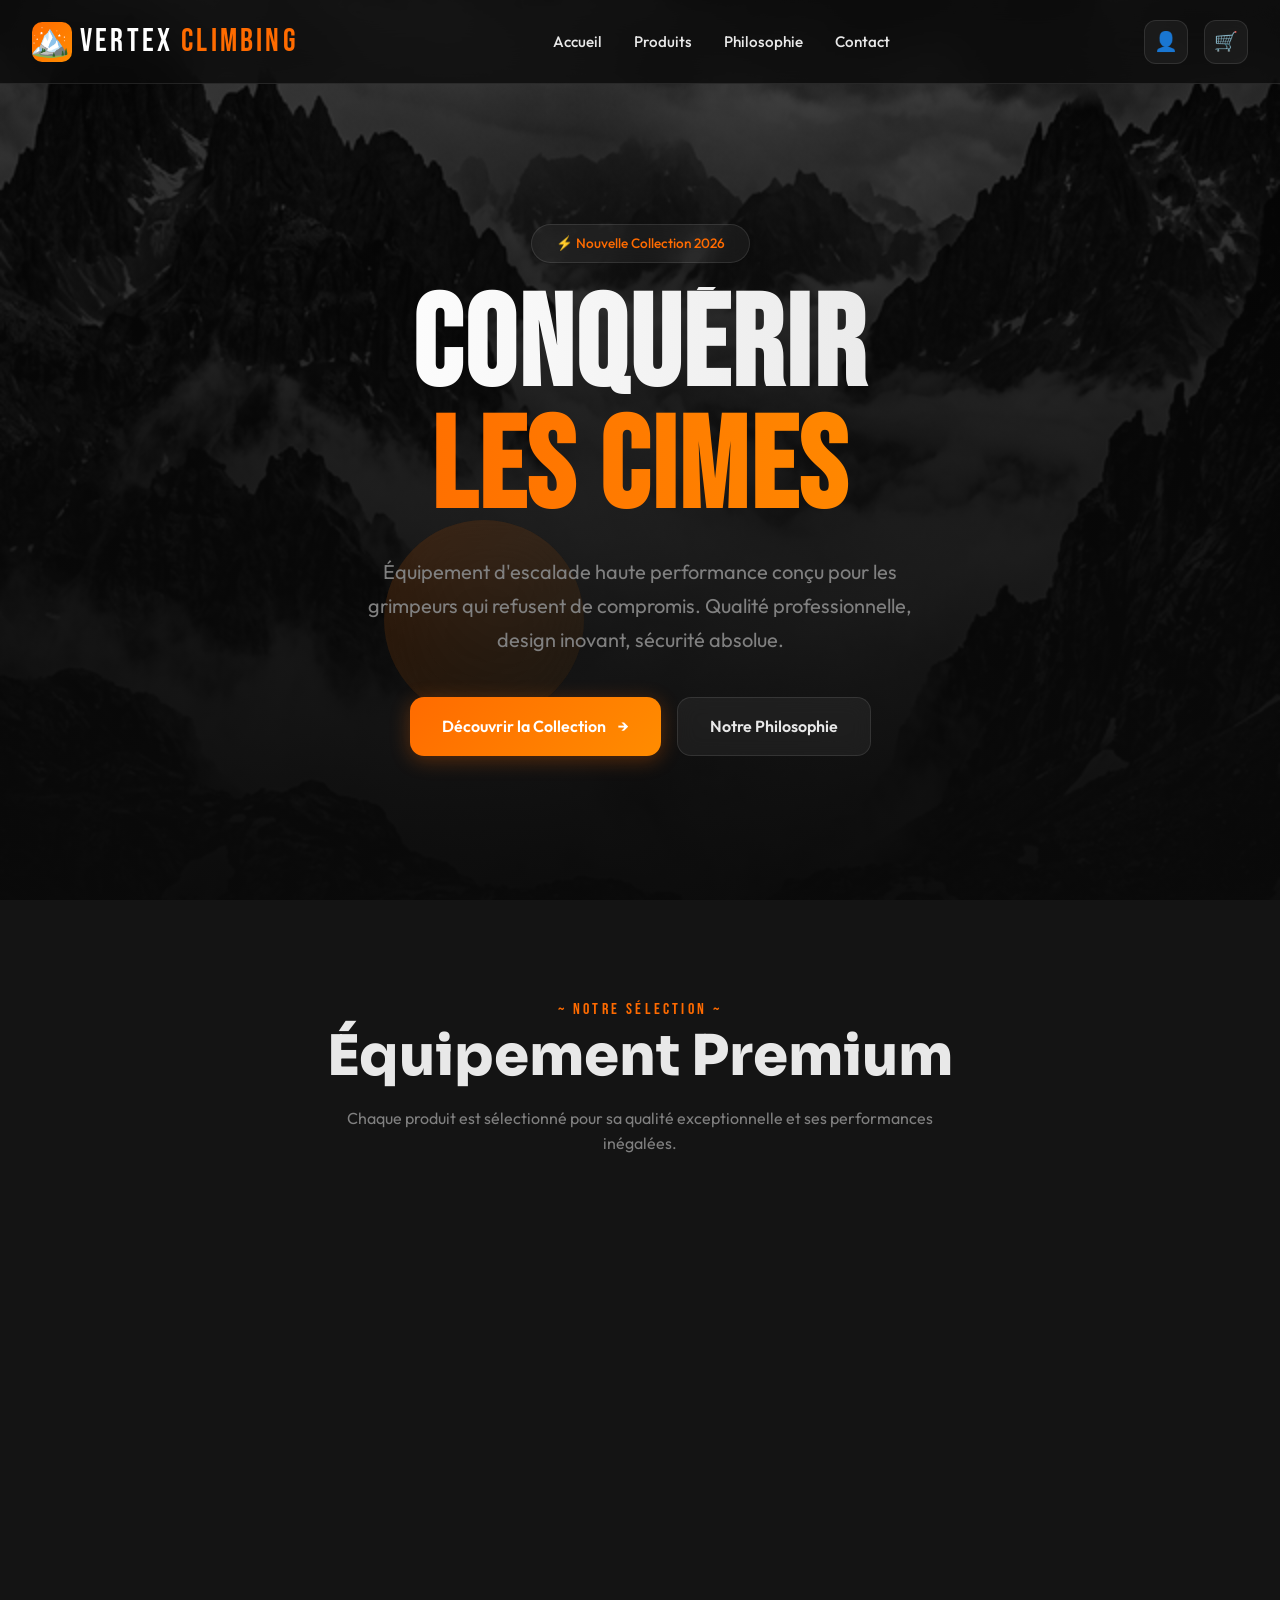
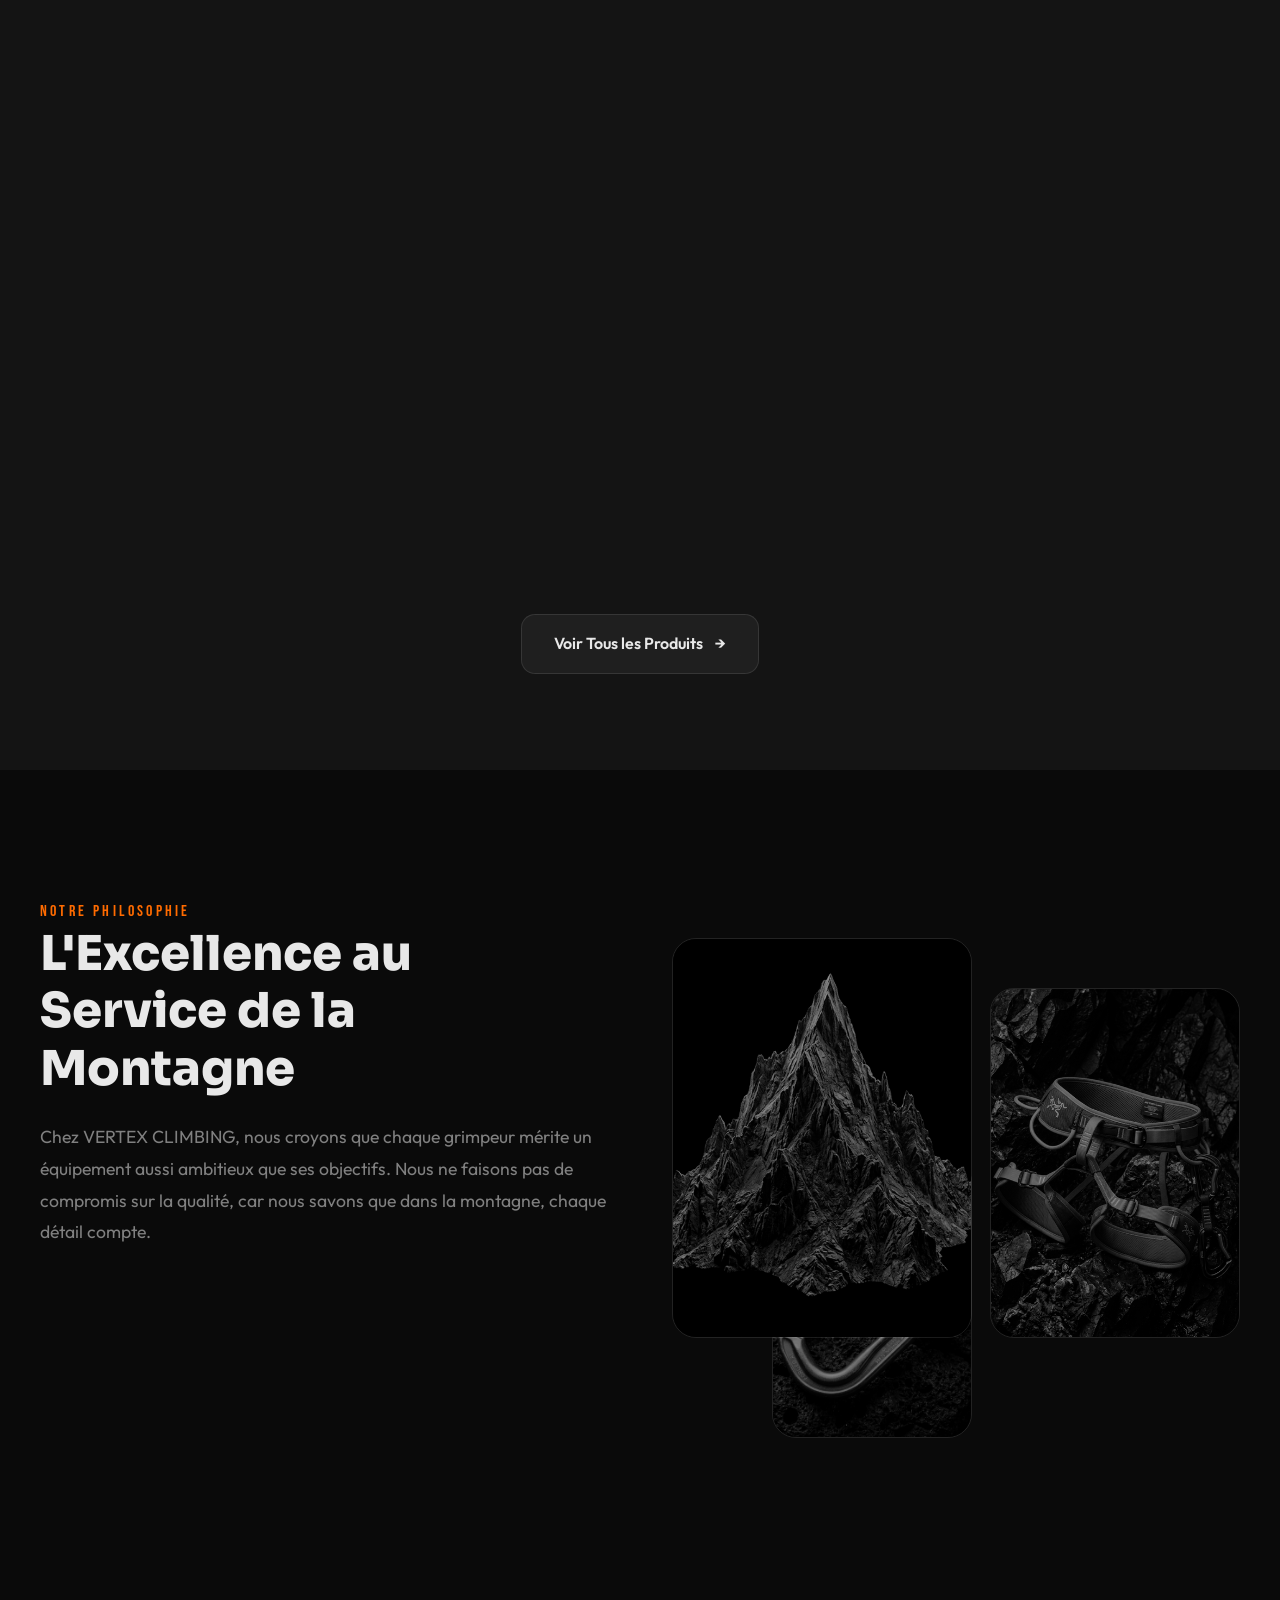
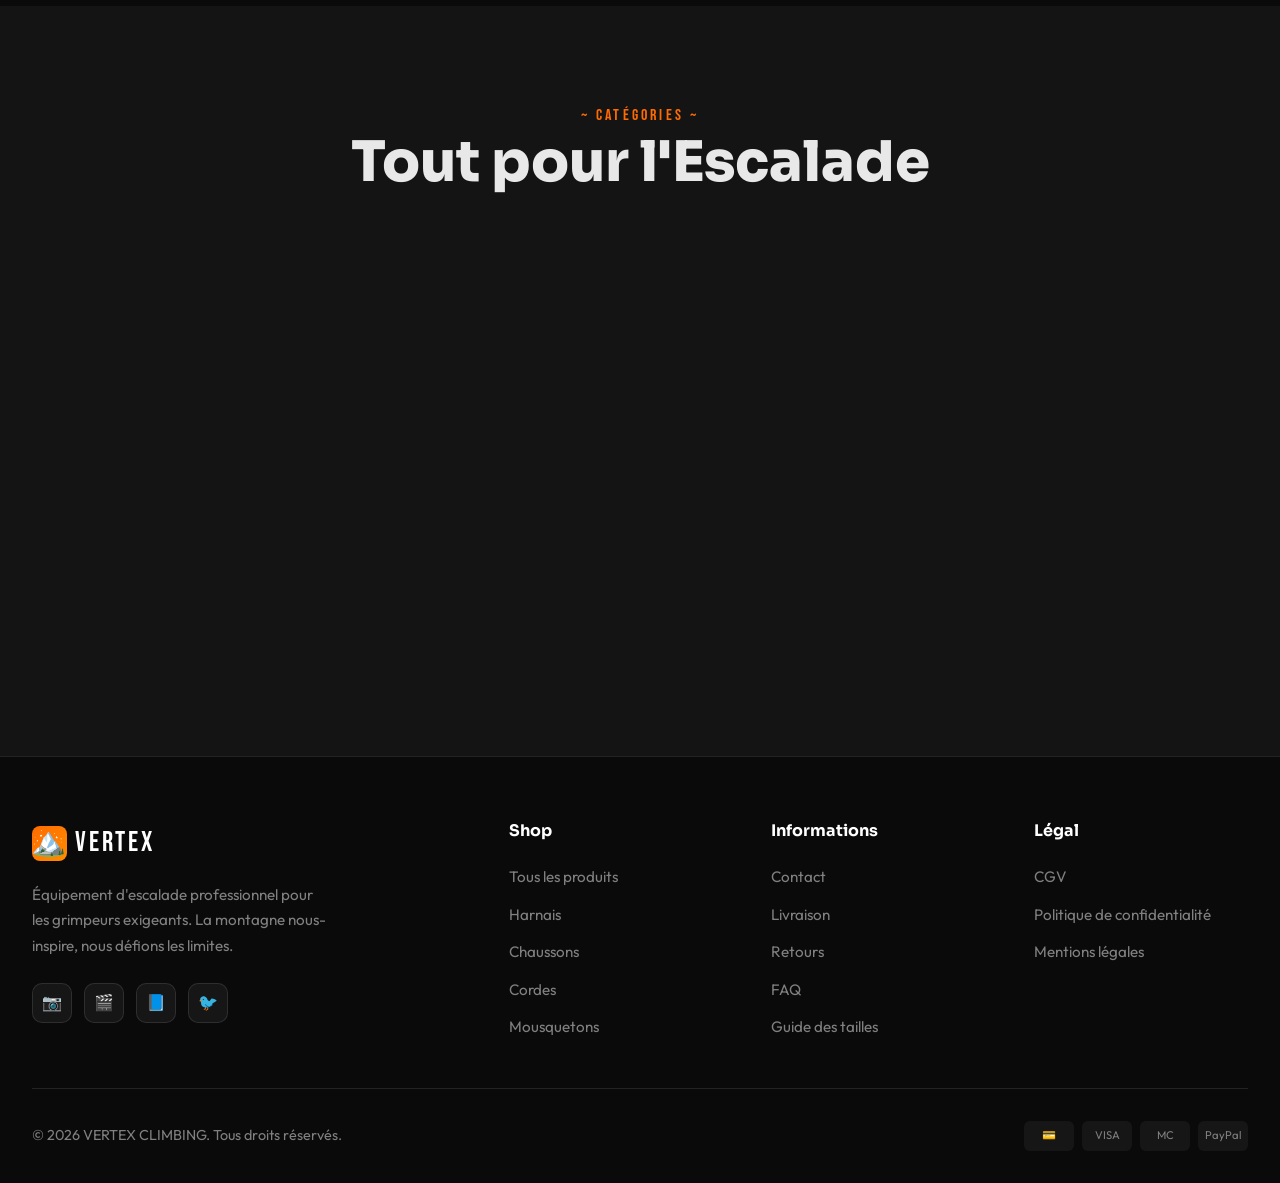
<file: index.html>
<!DOCTYPE html>
<html lang="fr">
<head>
    <meta charset="UTF-8">
    <meta name="viewport" content="width=device-width, initial-scale=1.0">
    <title>VERTEX CLIMBING | Équipement d'Escalade Professionnel</title>
    <meta name="description" content="Équipement d'escalade haute performance pour les grimpeurs exigeants. Harnais, Chaussons, Cordes, Mousquetons et plus.">
    <link rel="stylesheet" href="css/style.css">
    <link rel="icon" href="data:image/svg+xml,<svg xmlns='http://www.w3.org/2000/svg' viewBox='0 0 100 100'><text y='.9em' font-size='90'>🧗</text></svg>">
</head>
<body>
    <!-- Header -->
    <header class="header">
        <div class="nav-container">
            <a href="index.html" class="logo">
                <div class="logo-icon">🏔️</div>
                VERTEX<span class="logo-accent">CLIMBING</span>
            </a>

            <nav>
                <ul class="nav-menu">
                    <li><a href="index.html" class="nav-link">Accueil</a></li>
                    <li><a href="produits.html" class="nav-link">Produits</a></li>
                    <li><a href="#philosophy" class="nav-link">Philosophie</a></li>
                    <li><a href="contact.html" class="nav-link">Contact</a></li>
                </ul>
            </nav>

            <div class="nav-actions">
                <a href="login.html" class="icon-btn" title="Connexion">👤</a>
                <a href="panier.html" class="icon-btn" title="Panier">
                    🛒
                    <span class="cart-count">0</span>
                </a>
                <div class="mobile-menu-btn">
                    <span></span>
                    <span></span>
                    <span></span>
                </div>
            </div>
        </div>
    </header>

    <!-- Hero Section -->
    <section class="hero">
        <div class="hero-bg">
            <img src="images/hero_bg_mountains.png" alt="Montagnes majestueuses">
        </div>
        <div class="hero-overlay"></div>

        <!-- Liquid Glass Elements -->
        <div class="liquid-orb"></div>
        <div class="liquid-orb"></div>
        <div class="liquid-orb"></div>

        <div class="hero-content">
            <span class="hero-badge">⚡ Nouvelle Collection 2026</span>
            <h1 class="hero-title">
                <span>CONQUÉRIR</span>
                <span class="accent">LES CIMES</span>
            </h1>
            <p class="hero-subtitle">
                Équipement d'escalade haute performance conçu pour les grimpeurs qui refusent de compromis. 
               Qualité professionnelle, design inovant, sécurité absolue.
            </p>
            <div class="hero-buttons">
                <a href="produits.html" class="btn btn-primary">
                    Découvrir la Collection
                    <span>→</span>
                </a>
                <a href="#philosophy" class="btn btn-secondary">
                    Notre Philosophie
                </a>
            </div>
        </div>
    </section>

    <!-- Products Preview Section -->
    <section class="section section-dark">
        <div class="container">
            <div class="section-header">
                <span class="section-subtitle">~ Notre Sélection ~</span>
                <h2 class="section-title">Équipement Premium</h2>
                <p class="section-desc">
                    Chaque produit est sélectionné pour sa qualité exceptionnelle et ses performances inégalées.
                </p>
            </div>

            <div class="products-grid">
                <!-- Products will be rendered by JavaScript -->
            </div>

            <div style="text-align: center; margin-top: 3rem;">
                <a href="produits.html" class="btn btn-secondary">
                    Voir Tous les Produits
                    <span>→</span>
                </a>
            </div>
        </div>
    </section>

    <!-- Philosophy Section -->
    <section id="philosophy" class="philosophy">
        <div class="philosophy-content">
            <div class="philosophy-text">
                <span class="philosophy-label">Notre Philosophie</span>
                <h2 class="philosophy-title">L'Excellence au Service de la Montagne</h2>
                <p class="philosophy-desc">
                    Chez VERTEX CLIMBING, nous croyons que chaque grimpeur mérite un équipement 
                    aussi ambitieux que ses objectifs. Nous ne faisons pas de compromis sur la qualité, 
                    car nous savons que dans la montagne, chaque détail compte.
                </p>

                <div class="philosophy-features">
                    <div class="philosophy-feature">
                        <div class="feature-icon">🛡️</div>
                        <div class="feature-text">
                            <h4>Sécurité Absolue</h4>
                            <p>Tous nos produits répondent aux normes de sécurité les plus strictes</p>
                        </div>
                    </div>
                    <div class="philosophy-feature">
                        <div class="feature-icon">⚡</div>
                        <div class="feature-text">
                            <h4>Performance Optimale</h4>
                            <p>Technologies de pointe pour des performances inégalées</p>
                        </div>
                    </div>
                    <div class="philosophy-feature">
                        <div class="feature-icon">🌱</div>
                        <div class="feature-text">
                            <h4>Durabilité Responsable</h4>
                            <p>Engagés pour une escalade éco-responsable</p>
                        </div>
                    </div>
                </div>
            </div>

            <div class="philosophy-visual">
                <div class="philosophy-card philosophy-card-1">
                    <img src="images/v2_3d_mountain.png" alt="Montagne 3D">
                </div>
                <div class="philosophy-card philosophy-card-2">
                    <img src="images/product_harness.png" alt="Harnais">
                </div>
                <div class="philosophy-card philosophy-card-3">
                    <img src="images/product_carabiner.png" alt="Mousqueton">
                </div>
            </div>
        </div>
    </section>

    <!-- Categories Section -->
    <section class="categories">
        <div class="container">
            <div class="section-header">
                <span class="section-subtitle">~ Catégories ~</span>
                <h2 class="section-title">Tout pour l'Escalade</h2>
            </div>

            <div class="categories-grid">
                <div class="category-card">
                    <img src="images/product_harness.png" alt="Harnais">
                    <div class="category-overlay">
                        <div class="category-icon">🪢</div>
                        <h3 class="category-title">Harnais</h3>
                        <span class="category-count">4 produits</span>
                    </div>
                </div>
                <div class="category-card">
                    <img src="images/product_shoes.png" alt="Chaussons">
                    <div class="category-overlay">
                        <div class="category-icon">👟</div>
                        <h3 class="category-title">Chaussons</h3>
                        <span class="category-count">6 produits</span>
                    </div>
                </div>
                <div class="category-card">
                    <img src="images/product_rope.png" alt="Cordes">
                    <div class="category-overlay">
                        <div class="category-icon">➰</div>
                        <h3 class="category-title">Cordes</h3>
                        <span class="category-count">8 produits</span>
                    </div>
                </div>
            </div>
        </div>
    </section>

    <!-- Footer -->
    <footer class="footer">
        <div class="footer-content">
            <div class="footer-brand">
                <div class="footer-logo">
                    <div class="footer-logo-icon">🏔️</div>
                    VERTEX
                </div>
                <p class="footer-desc">
                    Équipement d'escalade professionnel pour les grimpeurs exigeants. 
                    La montagne nous-inspire, nous défions les limites.
                </p>
                <div class="footer-social">
                    <a href="#" class="social-link" title="Instagram">📷</a>
                    <a href="#" class="social-link" title="YouTube">🎬</a>
                    <a href="#" class="social-link" title="Facebook">📘</a>
                    <a href="#" class="social-link" title="Twitter">🐦</a>
                </div>
            </div>

            <div class="footer-column">
                <h4>Shop</h4>
                <ul class="footer-links">
                    <li><a href="produits.html">Tous les produits</a></li>
                    <li><a href="produits.html">Harnais</a></li>
                    <li><a href="produits.html">Chaussons</a></li>
                    <li><a href="produits.html">Cordes</a></li>
                    <li><a href="produits.html">Mousquetons</a></li>
                </ul>
            </div>

            <div class="footer-column">
                <h4>Informations</h4>
                <ul class="footer-links">
                    <li><a href="contact.html">Contact</a></li>
                    <li><a href="#">Livraison</a></li>
                    <li><a href="#">Retours</a></li>
                    <li><a href="#">FAQ</a></li>
                    <li><a href="#">Guide des tailles</a></li>
                </ul>
            </div>

            <div class="footer-column">
                <h4>Légal</h4>
                <ul class="footer-links">
                    <li><a href="#">CGV</a></li>
                    <li><a href="#">Politique de confidentialité</a></li>
                    <li><a href="#">Mentions légales</a></li>
                </ul>
            </div>
        </div>

        <div class="footer-bottom">
            <p class="footer-copyright">© 2026 VERTEX CLIMBING. Tous droits réservés.</p>
            <div class="footer-payments">
                <span class="payment-icon">💳</span>
                <span class="payment-icon">VISA</span>
                <span class="payment-icon">MC</span>
                <span class="payment-icon">PayPal</span>
            </div>
        </div>
    </footer>

    <script src="js/main.js"></script>
</body>
</html>
</file>
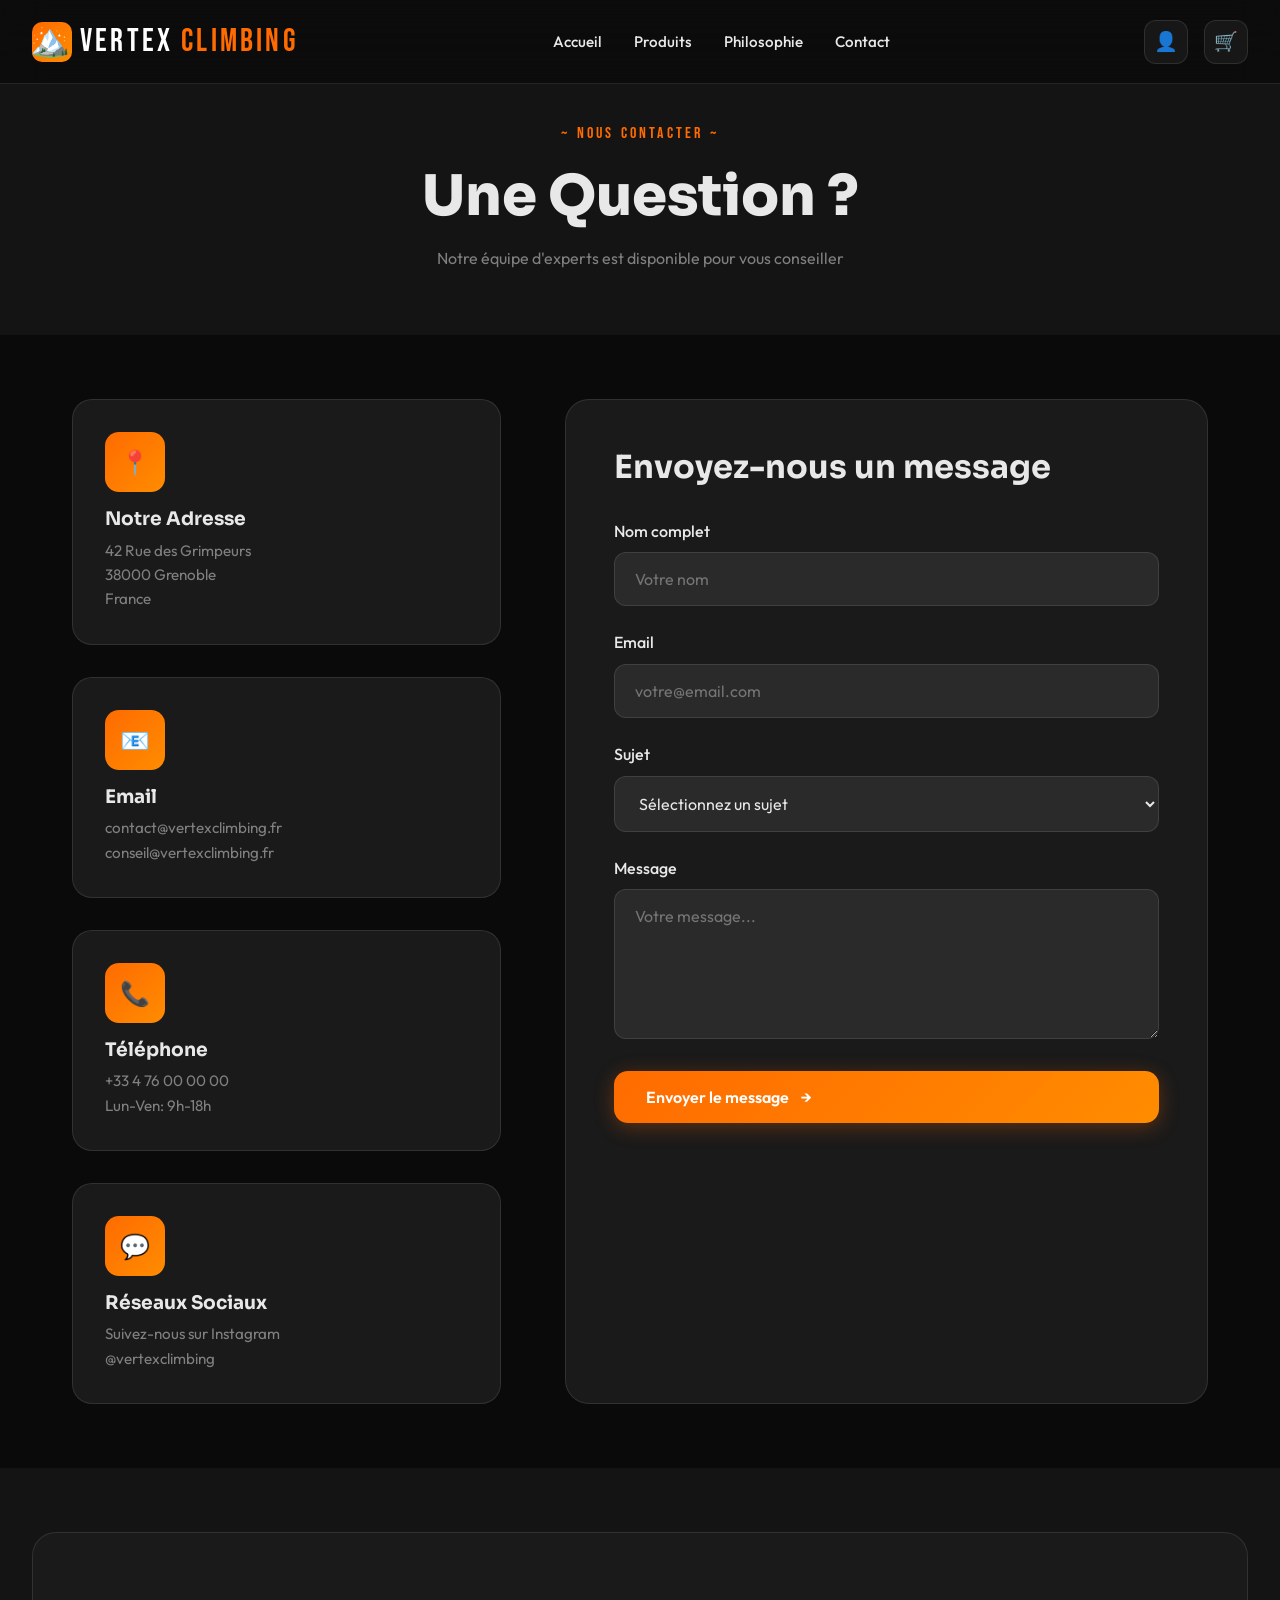
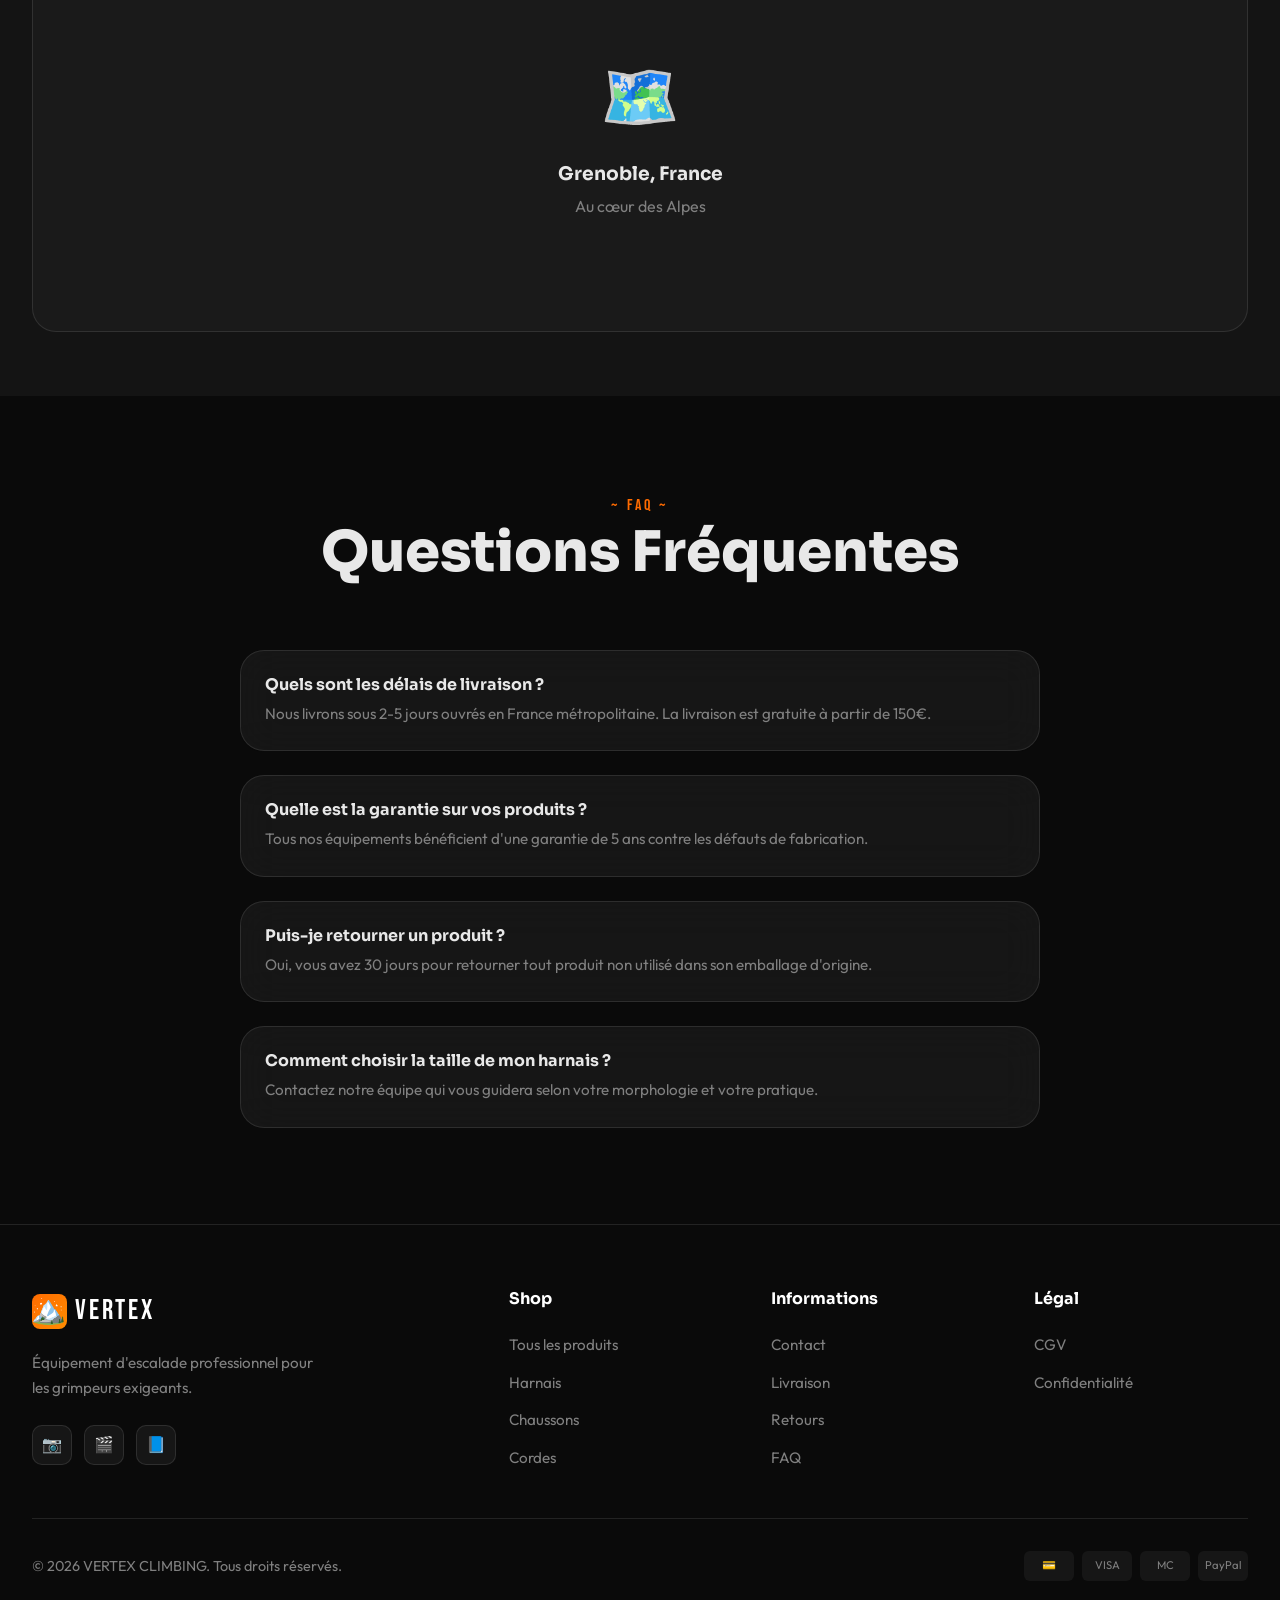
<file: contact.html>
<!DOCTYPE html>
<html lang="fr">
<head>
    <meta charset="UTF-8">
    <meta name="viewport" content="width=device-width, initial-scale=1.0">
    <title>Contact | VERTEX CLIMBING</title>
    <meta name="description" content="Contactez VERTEX CLIMBING pour toutes vos questions sur l'équipement d'escalade.">
    <link rel="stylesheet" href="css/style.css">
    <link rel="icon" href="data:image/svg+xml,<svg xmlns='http://www.w3.org/2000/svg' viewBox='0 0 100 100'><text y='.9em' font-size='90'>🧗</text></svg>">
</head>
<body>
    <!-- Header -->
    <header class="header">
        <div class="nav-container">
            <a href="index.html" class="logo">
                <div class="logo-icon">🏔️</div>
                VERTEX<span class="logo-accent">CLIMBING</span>
            </a>

            <nav>
                <ul class="nav-menu">
                    <li><a href="index.html" class="nav-link">Accueil</a></li>
                    <li><a href="produits.html" class="nav-link">Produits</a></li>
                    <li><a href="index.html#philosophy" class="nav-link">Philosophie</a></li>
                    <li><a href="contact.html" class="nav-link">Contact</a></li>
                </ul>
            </nav>

            <div class="nav-actions">
                <a href="login.html" class="icon-btn" title="Connexion">👤</a>
                <a href="panier.html" class="icon-btn" title="Panier">
                    🛒
                    <span class="cart-count">0</span>
                </a>
                <div class="mobile-menu-btn">
                    <span></span>
                    <span></span>
                    <span></span>
                </div>
            </div>
        </div>
    </header>

    <!-- Contact Hero -->
    <section class="contact-hero">
        <div class="container">
            <span class="section-subtitle">~ Nous Contacter ~</span>
            <h1 class="section-title" style="margin-top: 1rem;">Une Question ?</h1>
            <p class="section-desc">Notre équipe d'experts est disponible pour vous conseiller</p>
        </div>
    </section>

    <!-- Contact Content -->
    <section class="contact-container">
        <div class="contact-grid">
            <!-- Contact Info -->
            <div class="contact-info">
                <div class="contact-card">
                    <div class="contact-icon">📍</div>
                    <h3>Notre Adresse</h3>
                    <p>42 Rue des Grimpeurs<br>38000 Grenoble<br>France</p>
                </div>

                <div class="contact-card">
                    <div class="contact-icon">📧</div>
                    <h3>Email</h3>
                    <p>contact@vertexclimbing.fr<br>conseil@vertexclimbing.fr</p>
                </div>

                <div class="contact-card">
                    <div class="contact-icon">📞</div>
                    <h3>Téléphone</h3>
                    <p>+33 4 76 00 00 00<br>Lun-Ven: 9h-18h</p>
                </div>

                <div class="contact-card">
                    <div class="contact-icon">💬</div>
                    <h3>Réseaux Sociaux</h3>
                    <p>Suivez-nous sur Instagram<br>@vertexclimbing</p>
                </div>
            </div>

            <!-- Contact Form -->
            <div class="contact-form-wrapper">
                <form class="contact-form" onsubmit="submitContactForm(event)">
                    <h2>Envoyez-nous un message</h2>

                    <div class="form-group">
                        <label for="name">Nom complet</label>
                        <input type="text" id="name" name="name" placeholder="Votre nom" required>
                    </div>

                    <div class="form-group">
                        <label for="email">Email</label>
                        <input type="email" id="email" name="email" placeholder="votre@email.com" required>
                    </div>

                    <div class="form-group">
                        <label for="subject">Sujet</label>
                        <select id="subject" name="subject" required>
                            <option value="">Sélectionnez un sujet</option>
                            <option value="commande">Question sur une commande</option>
                            <option value="produit">Conseil produit</option>
                            <option value="retour">Retour / Échange</option>
                            <option value="partenariat">Partenariat</option>
                            <option value="autre">Autre</option>
                        </select>
                    </div>

                    <div class="form-group">
                        <label for="message">Message</label>
                        <textarea id="message" name="message" placeholder="Votre message..." required></textarea>
                    </div>

                    <button type="submit" class="btn btn-primary" style="width: 100%;">
                        Envoyer le message
                        <span>→</span>
                    </button>
                </form>
            </div>
        </div>
    </section>

    <!-- Map Section -->
    <section style="padding: 4rem 2rem; background: var(--secondary-black);">
        <div class="container">
            <div style="background: var(--tertiary-black); border-radius: 24px; height: 400px; display: flex; align-items: center; justify-content: center; border: 1px solid var(--glass-border);">
                <div style="text-align: center;">
                    <div style="font-size: 4rem; margin-bottom: 1rem;">🗺️</div>
                    <h3 style="font-family: var(--font-heading); margin-bottom: 0.5rem;">Grenoble, France</h3>
                    <p style="color: var(--light-gray);">Au cœur des Alpes</p>
                </div>
            </div>
        </div>
    </section>

    <!-- FAQ Section -->
    <section style="padding: 6rem 2rem; background: var(--primary-black);">
        <div class="container">
            <div class="section-header">
                <span class="section-subtitle">~ FAQ ~</span>
                <h2 class="section-title">Questions Fréquentes</h2>
            </div>

            <div style="display: grid; gap: 1.5rem; max-width: 800px; margin: 0 auto;">
                <div class="glass-card" style="padding: 1.5rem;">
                    <h4 style="font-family: var(--font-heading); margin-bottom: 0.5rem;">Quels sont les délais de livraison ?</h4>
                    <p style="color: var(--light-gray); font-size: 0.95rem;">Nous livrons sous 2-5 jours ouvrés en France métropolitaine. La livraison est gratuite à partir de 150€.</p>
                </div>
                <div class="glass-card" style="padding: 1.5rem;">
                    <h4 style="font-family: var(--font-heading); margin-bottom: 0.5rem;">Quelle est la garantie sur vos produits ?</h4>
                    <p style="color: var(--light-gray); font-size: 0.95rem;">Tous nos équipements bénéficient d'une garantie de 5 ans contre les défauts de fabrication.</p>
                </div>
                <div class="glass-card" style="padding: 1.5rem;">
                    <h4 style="font-family: var(--font-heading); margin-bottom: 0.5rem;">Puis-je retourner un produit ?</h4>
                    <p style="color: var(--light-gray); font-size: 0.95rem;">Oui, vous avez 30 jours pour retourner tout produit non utilisé dans son emballage d'origine.</p>
                </div>
                <div class="glass-card" style="padding: 1.5rem;">
                    <h4 style="font-family: var(--font-heading); margin-bottom: 0.5rem;">Comment choisir la taille de mon harnais ?</h4>
                    <p style="color: var(--light-gray); font-size: 0.95rem;">Contactez notre équipe qui vous guidera selon votre morphologie et votre pratique.</p>
                </div>
            </div>
        </div>
    </section>

    <!-- Footer -->
    <footer class="footer">
        <div class="footer-content">
            <div class="footer-brand">
                <div class="footer-logo">
                    <div class="footer-logo-icon">🏔️</div>
                    VERTEX
                </div>
                <p class="footer-desc">
                    Équipement d'escalade professionnel pour les grimpeurs exigeants.
                </p>
                <div class="footer-social">
                    <a href="#" class="social-link">📷</a>
                    <a href="#" class="social-link">🎬</a>
                    <a href="#" class="social-link">📘</a>
                </div>
            </div>

            <div class="footer-column">
                <h4>Shop</h4>
                <ul class="footer-links">
                    <li><a href="produits.html">Tous les produits</a></li>
                    <li><a href="produits.html">Harnais</a></li>
                    <li><a href="produits.html">Chaussons</a></li>
                    <li><a href="produits.html">Cordes</a></li>
                </ul>
            </div>

            <div class="footer-column">
                <h4>Informations</h4>
                <ul class="footer-links">
                    <li><a href="contact.html">Contact</a></li>
                    <li><a href="#">Livraison</a></li>
                    <li><a href="#">Retours</a></li>
                    <li><a href="#">FAQ</a></li>
                </ul>
            </div>

            <div class="footer-column">
                <h4>Légal</h4>
                <ul class="footer-links">
                    <li><a href="#">CGV</a></li>
                    <li><a href="#">Confidentialité</a></li>
                </ul>
            </div>
        </div>

        <div class="footer-bottom">
            <p class="footer-copyright">© 2026 VERTEX CLIMBING. Tous droits réservés.</p>
            <div class="footer-payments">
                <span class="payment-icon">💳</span>
                <span class="payment-icon">VISA</span>
                <span class="payment-icon">MC</span>
                <span class="payment-icon">PayPal</span>
            </div>
        </div>
    </footer>

    <script src="js/main.js"></script>
</body>
</html>
</file>
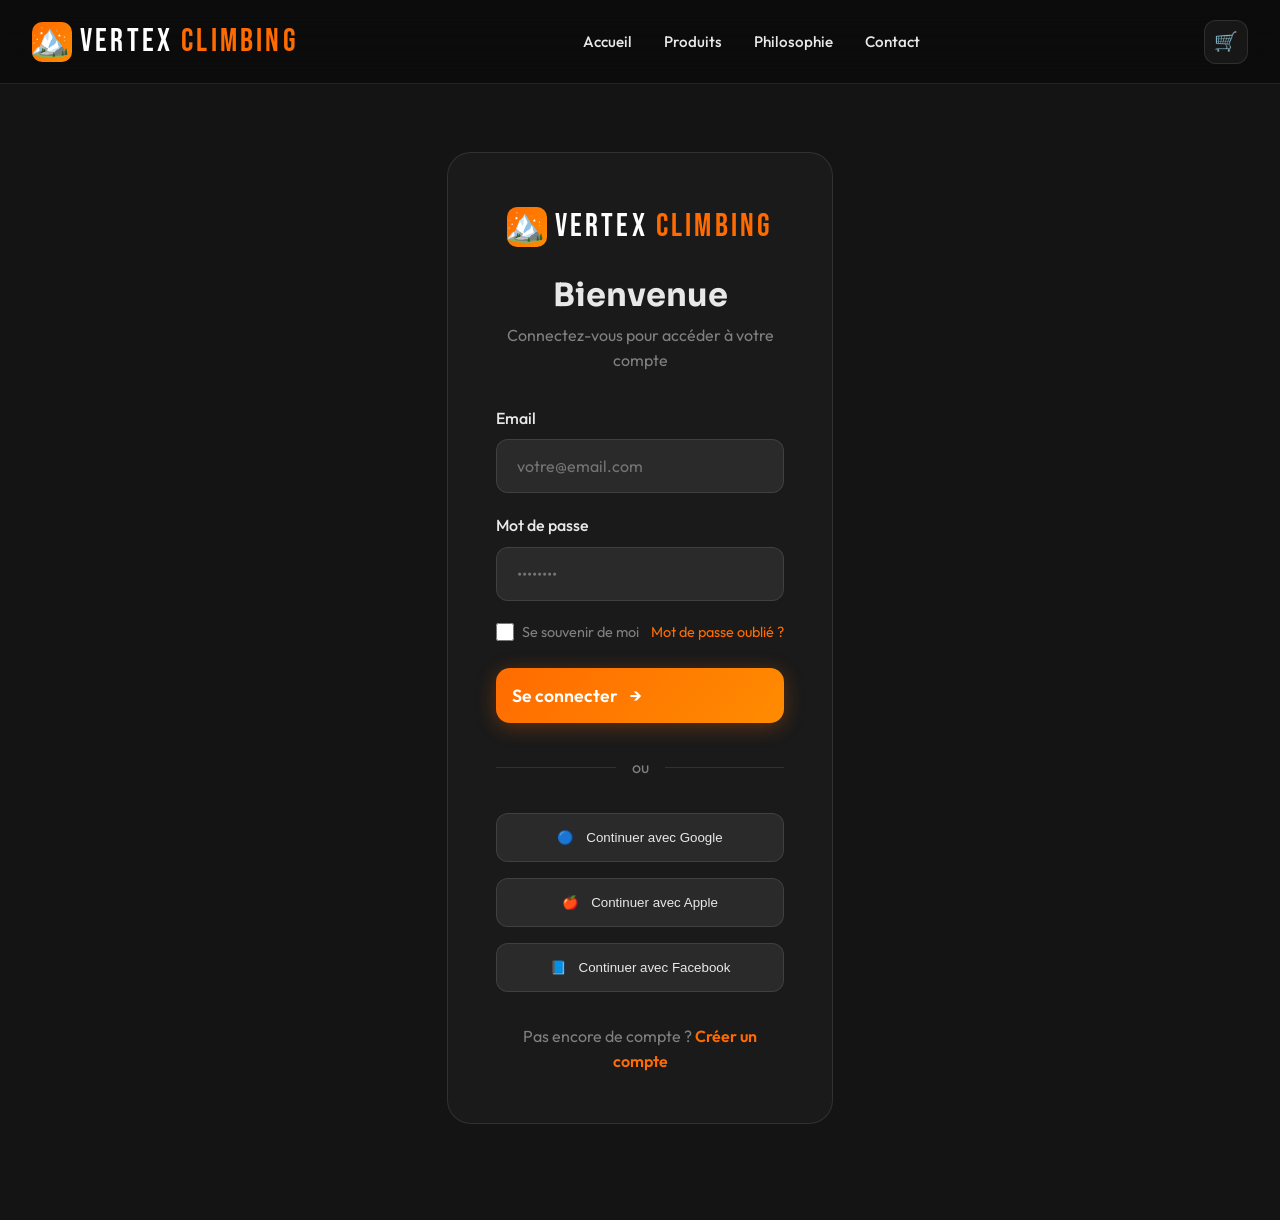
<file: login.html>
<!DOCTYPE html>
<html lang="fr">
<head>
    <meta charset="UTF-8">
    <meta name="viewport" content="width=device-width, initial-scale=1.0">
    <title>Connexion | VERTEX CLIMBING</title>
    <meta name="description" content="Connectez-vous à votre compte VERTEX CLIMBING">
    <link rel="stylesheet" href="css/style.css">
    <link rel="icon" href="data:image/svg+xml,<svg xmlns='http://www.w3.org/2000/svg' viewBox='0 0 100 100'><text y='.9em' font-size='90'>🧗</text></svg>">
</head>
<body>
    <!-- Header -->
    <header class="header">
        <div class="nav-container">
            <a href="index.html" class="logo">
                <div class="logo-icon">🏔️</div>
                VERTEX<span class="logo-accent">CLIMBING</span>
            </a>

            <nav>
                <ul class="nav-menu">
                    <li><a href="index.html" class="nav-link">Accueil</a></li>
                    <li><a href="produits.html" class="nav-link">Produits</a></li>
                    <li><a href="index.html#philosophy" class="nav-link">Philosophie</a></li>
                    <li><a href="contact.html" class="nav-link">Contact</a></li>
                </ul>
            </nav>

            <div class="nav-actions">
                <a href="panier.html" class="icon-btn" title="Panier">
                    🛒
                    <span class="cart-count">0</span>
                </a>
                <div class="mobile-menu-btn">
                    <span></span>
                    <span></span>
                    <span></span>
                </div>
            </div>
        </div>
    </header>

    <!-- Login Section -->
    <section class="login-hero">
        <div class="login-container">
            <div class="login-card">
                <div class="login-header">
                    <a href="index.html" class="logo" style="justify-content: center; margin-bottom: 1.5rem;">
                        <div class="logo-icon">🏔️</div>
                        VERTEX<span class="logo-accent">CLIMBING</span>
                    </a>
                    <h1>Bienvenue</h1>
                    <p>Connectez-vous pour accéder à votre compte</p>
                </div>

                <form class="login-form" id="login-form" onsubmit="handleLogin(event)">
                    <div class="form-group">
                        <label for="email">Email</label>
                        <input type="email" id="email" name="email" placeholder="votre@email.com" required>
                    </div>

                    <div class="form-group">
                        <label for="password">Mot de passe</label>
                        <input type="password" id="password" name="password" placeholder="••••••••" required>
                    </div>

                    <div class="form-row">
                        <div class="remember-me">
                            <input type="checkbox" id="remember" name="remember">
                            <label for="remember" style="color: var(--light-gray); font-size: 0.9rem;">Se souvenir de moi</label>
                        </div>
                        <a href="#" class="forgot-password">Mot de passe oublié ?</a>
                    </div>

                    <button type="submit" class="btn btn-primary login-btn">
                        Se connecter
                        <span>→</span>
                    </button>
                </form>

                <div class="login-divider">ou</div>

                <div class="social-login">
                    <button class="social-btn" onclick="socialLogin('google')">
                        <span>🔵</span>
                        Continuer avec Google
                    </button>
                    <button class="social-btn" onclick="socialLogin('apple')">
                        <span>🍎</span>
                        Continuer avec Apple
                    </button>
                    <button class="social-btn" onclick="socialLogin('facebook')">
                        <span>📘</span>
                        Continuer avec Facebook
                    </button>
                </div>

                <div class="login-footer">
                    <p>Pas encore de compte ? <a href="#">Créer un compte</a></p>
                </div>
            </div>
        </div>
    </section>

    <script src="js/main.js"></script>
    <script>
        function handleLogin(event) {
            event.preventDefault();
            const email = document.getElementById('email').value;
            const password = document.getElementById('password').value;

            if (login(email, password)) {
                // Login successful - handled by main.js
            }
        }

        function socialLogin(provider) {
            showNotification('Connexion avec ' + provider + ' en cours...');
        }
    </script>
</body>
</html>
</file>
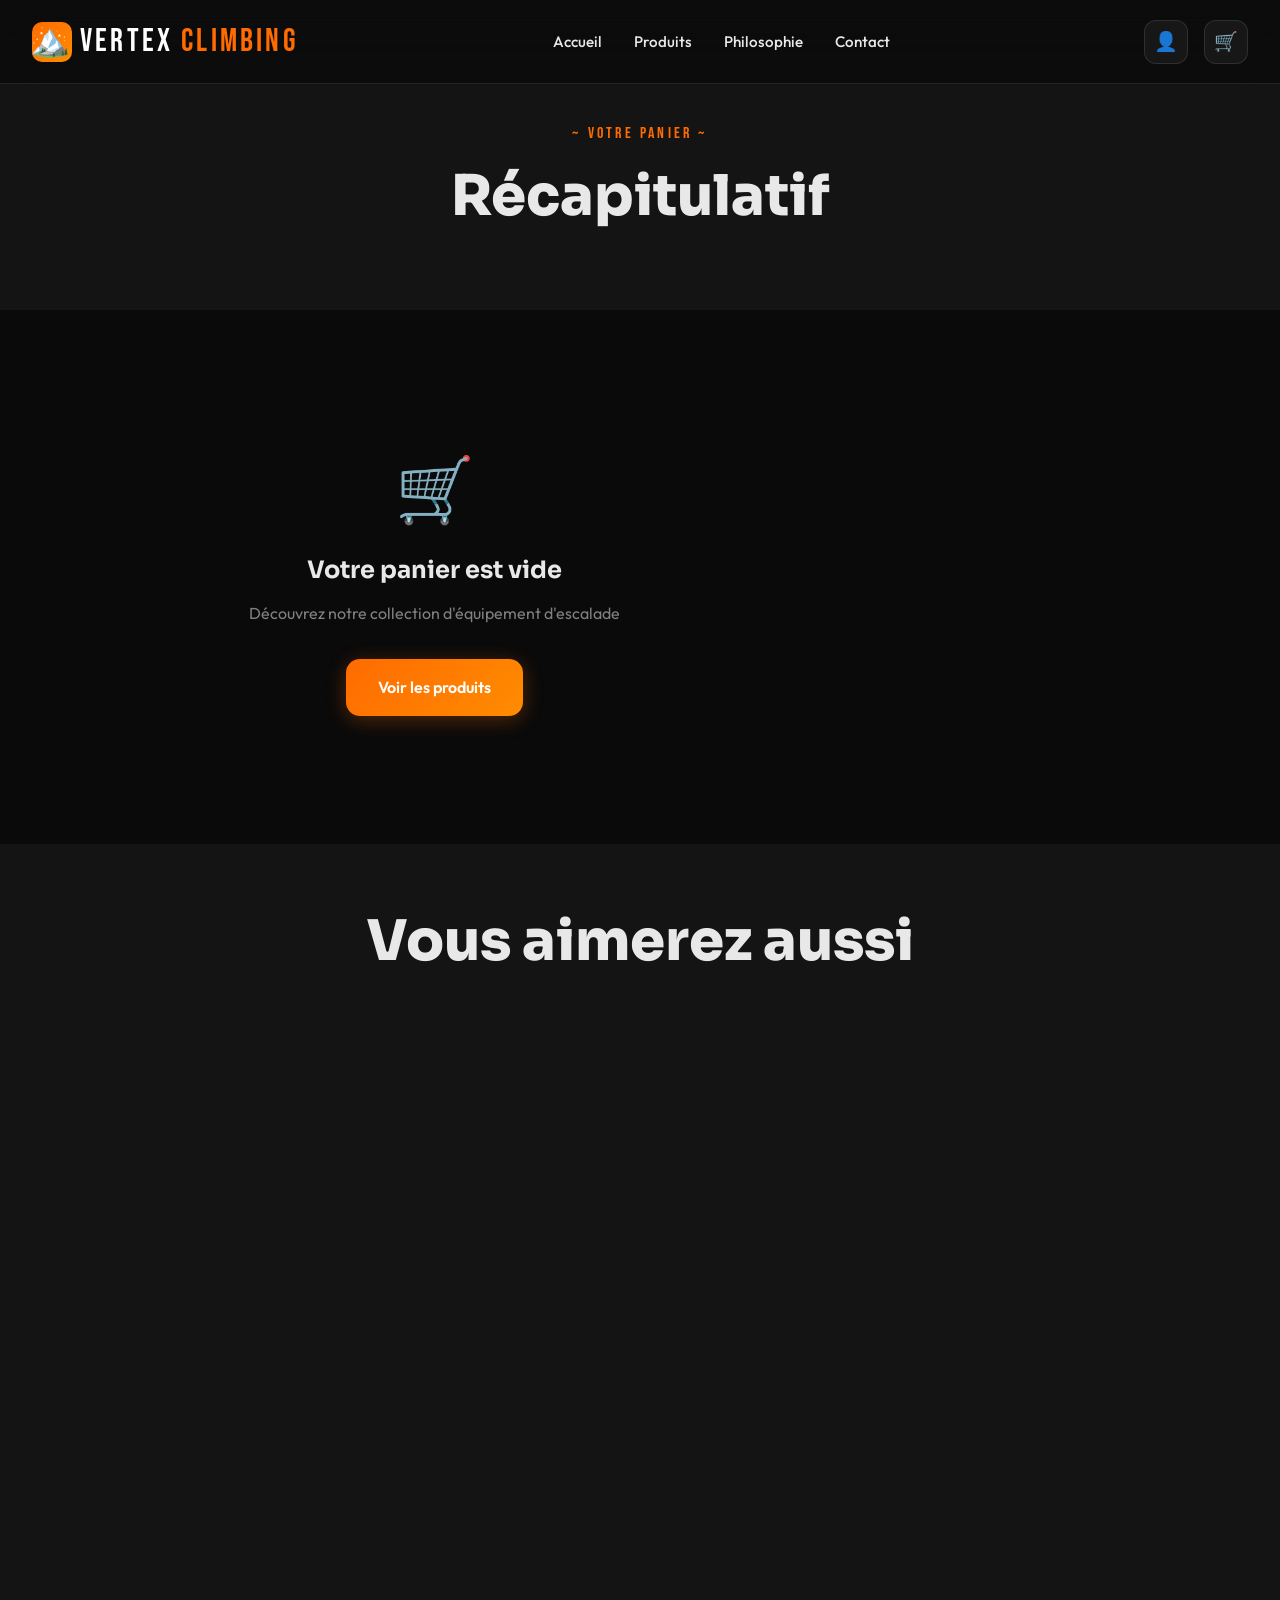
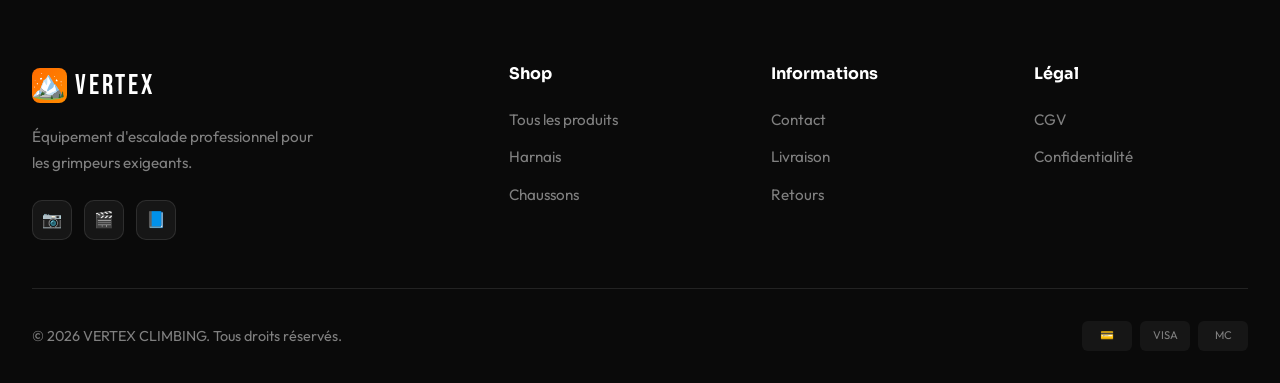
<file: panier.html>
<!DOCTYPE html>
<html lang="fr">
<head>
    <meta charset="UTF-8">
    <meta name="viewport" content="width=device-width, initial-scale=1.0">
    <title>Panier | VERTEX CLIMBING</title>
    <meta name="description" content="Votre panier d'équipement d'escalade">
    <link rel="stylesheet" href="css/style.css">
    <link rel="icon" href="data:image/svg+xml,<svg xmlns='http://www.w3.org/2000/svg' viewBox='0 0 100 100'><text y='.9em' font-size='90'>🧗</text></svg>">
</head>
<body>
    <!-- Header -->
    <header class="header">
        <div class="nav-container">
            <a href="index.html" class="logo">
                <div class="logo-icon">🏔️</div>
                VERTEX<span class="logo-accent">CLIMBING</span>
            </a>

            <nav>
                <ul class="nav-menu">
                    <li><a href="index.html" class="nav-link">Accueil</a></li>
                    <li><a href="produits.html" class="nav-link">Produits</a></li>
                    <li><a href="index.html#philosophy" class="nav-link">Philosophie</a></li>
                    <li><a href="contact.html" class="nav-link">Contact</a></li>
                </ul>
            </nav>

            <div class="nav-actions">
                <a href="login.html" class="icon-btn" title="Connexion">👤</a>
                <a href="panier.html" class="icon-btn" title="Panier">
                    🛒
                    <span class="cart-count">0</span>
                </a>
                <div class="mobile-menu-btn">
                    <span></span>
                    <span></span>
                    <span></span>
                </div>
            </div>
        </div>
    </header>

    <!-- Cart Hero -->
    <section class="cart-hero">
        <div class="container">
            <span class="section-subtitle">~ Votre Panier ~</span>
            <h1 class="section-title" style="margin-top: 1rem;">Récapitulatif</h1>
        </div>
    </section>

    <!-- Cart Content -->
    <section class="cart-container">
        <div class="cart-grid">
            <!-- Cart Items -->
            <div class="cart-items">
                <!-- Cart items will be rendered by JavaScript -->
            </div>

            <!-- Cart Summary -->
            <div class="cart-summary">
                <h3>Résumé</h3>

                <div class="summary-row">
                    <span>Sous-total</span>
                    <span>0.00 €</span>
                </div>
                <div class="summary-row">
                    <span>Livraison</span>
                    <span>9.90 €</span>
                </div>
                <div class="summary-row">
                    <span>TVA (20%)</span>
                    <span>0.00 €</span>
                </div>
                <div class="summary-row total">
                    <span>Total</span>
                    <span>0.00 €</span>
                </div>

                <button class="btn btn-primary" style="width: 100%; margin-top: 1.5rem;">
                    Passer à la caisse
                    <span>→</span>
                </button>

                <div style="margin-top: 1.5rem; padding: 1rem; background: var(--glass-bg); border-radius: 12px; border: 1px solid var(--glass-border);">
                    <div style="display: flex; align-items: center; gap: 0.75rem; margin-bottom: 0.5rem;">
                        <span>🚚</span>
                        <span style="font-size: 0.9rem;">Livraison gratuite dès 150€</span>
                    </div>
                    <div style="display: flex; align-items: center; gap: 0.75rem;">
                        <span>🛡️</span>
                        <span style="font-size: 0.9rem;">Garantie 5 ans</span>
                    </div>
                </div>

                <div style="margin-top: 1.5rem; text-align: center;">
                    <a href="produits.html" style="color: var(--light-gray); font-size: 0.9rem;">
                        ← Continuer vos achats
                    </a>
                </div>
            </div>
        </div>
    </section>

    <!-- Recommended Products -->
    <section style="padding: 4rem 2rem; background: var(--secondary-black);">
        <div class="container">
            <div class="section-header">
                <h2 class="section-title">Vous aimerez aussi</h2>
            </div>

            <div class="products-grid" style="grid-template-columns: repeat(4, 1fr);">
                <div class="product-card">
                    <div class="product-image">
                        <img src="images/v2_liquid_chalk.png" alt="Magnésie">
                    </div>
                    <div class="product-info">
                        <span class="product-category">Accessoires</span>
                        <h3 class="product-title">Liquid Chalk</h3>
                        <div class="product-footer">
                            <span class="product-price">18.90 €</span>
                        </div>
                    </div>
                </div>
                <div class="product-card">
                    <div class="product-image">
                        <img src="images/product_brush.png" alt="Brosse">
                    </div>
                    <div class="product-info">
                        <span class="product-category">Accessoires</span>
                        <h3 class="product-title">Alpine Arc Brush</h3>
                        <div class="product-footer">
                            <span class="product-price">22.90 €</span>
                        </div>
                    </div>
                </div>
                <div class="product-card">
                    <div class="product-image">
                        <img src="images/v2_belay_glasses.png" alt="Lunettes">
                    </div>
                    <div class="product-info">
                        <span class="product-category">Accessoires</span>
                        <h3 class="product-title">Belay Glasses</h3>
                        <div class="product-footer">
                            <span class="product-price">45.00 €</span>
                        </div>
                    </div>
                </div>
                <div class="product-card">
                    <div class="product-image">
                        <img src="images/product_chalkbag.png" alt="Sac de magnésie">
                    </div>
                    <div class="product-info">
                        <span class="product-category">Accessoires</span>
                        <h3 class="product-title">Chalk Bag Pro</h3>
                        <div class="product-footer">
                            <span class="product-price">29.90 €</span>
                        </div>
                    </div>
                </div>
            </div>
        </div>
    </section>

    <!-- Footer -->
    <footer class="footer">
        <div class="footer-content">
            <div class="footer-brand">
                <div class="footer-logo">
                    <div class="footer-logo-icon">🏔️</div>
                    VERTEX
                </div>
                <p class="footer-desc">
                    Équipement d'escalade professionnel pour les grimpeurs exigeants.
                </p>
                <div class="footer-social">
                    <a href="#" class="social-link">📷</a>
                    <a href="#" class="social-link">🎬</a>
                    <a href="#" class="social-link">📘</a>
                </div>
            </div>

            <div class="footer-column">
                <h4>Shop</h4>
                <ul class="footer-links">
                    <li><a href="produits.html">Tous les produits</a></li>
                    <li><a href="produits.html">Harnais</a></li>
                    <li><a href="produits.html">Chaussons</a></li>
                </ul>
            </div>

            <div class="footer-column">
                <h4>Informations</h4>
                <ul class="footer-links">
                    <li><a href="contact.html">Contact</a></li>
                    <li><a href="#">Livraison</a></li>
                    <li><a href="#">Retours</a></li>
                </ul>
            </div>

            <div class="footer-column">
                <h4>Légal</h4>
                <ul class="footer-links">
                    <li><a href="#">CGV</a></li>
                    <li><a href="#">Confidentialité</a></li>
                </ul>
            </div>
        </div>

        <div class="footer-bottom">
            <p class="footer-copyright">© 2026 VERTEX CLIMBING. Tous droits réservés.</p>
            <div class="footer-payments">
                <span class="payment-icon">💳</span>
                <span class="payment-icon">VISA</span>
                <span class="payment-icon">MC</span>
            </div>
        </div>
    </footer>

    <script src="js/main.js"></script>
</body>
</html>
</file>
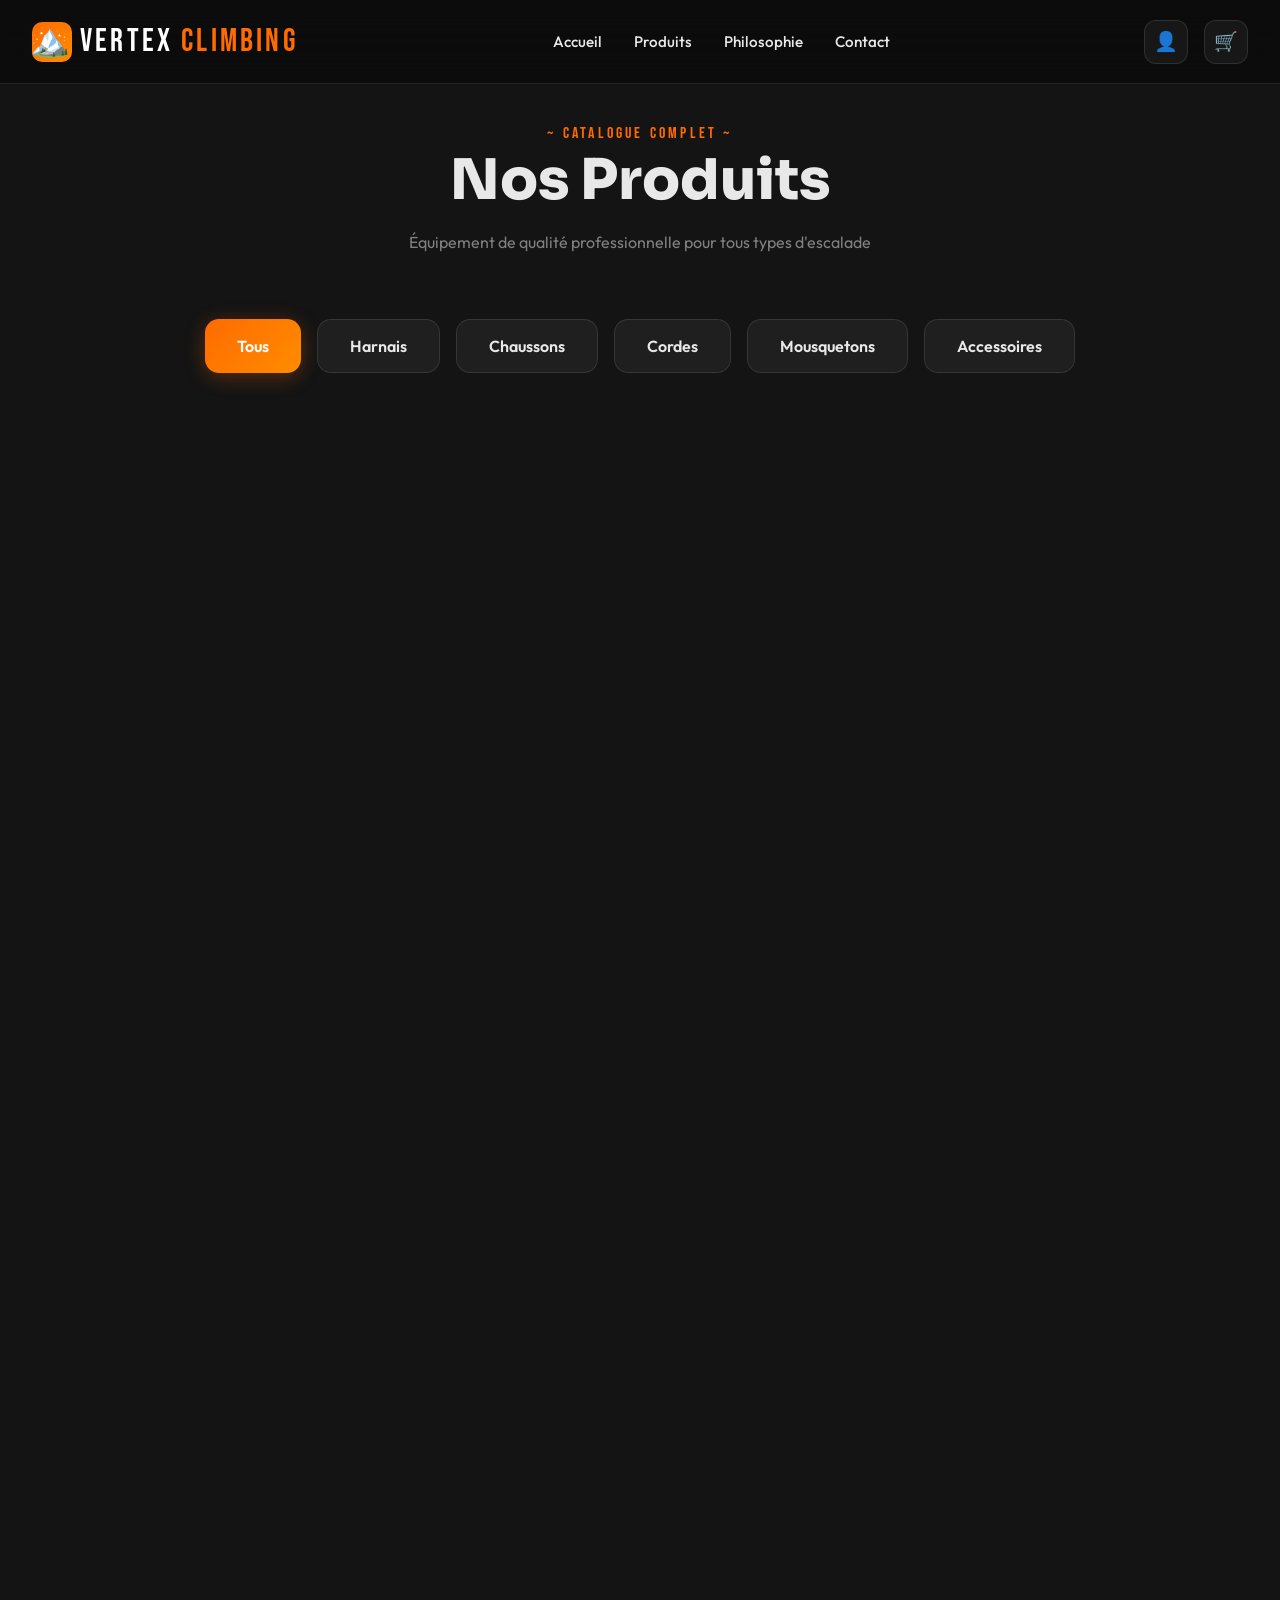
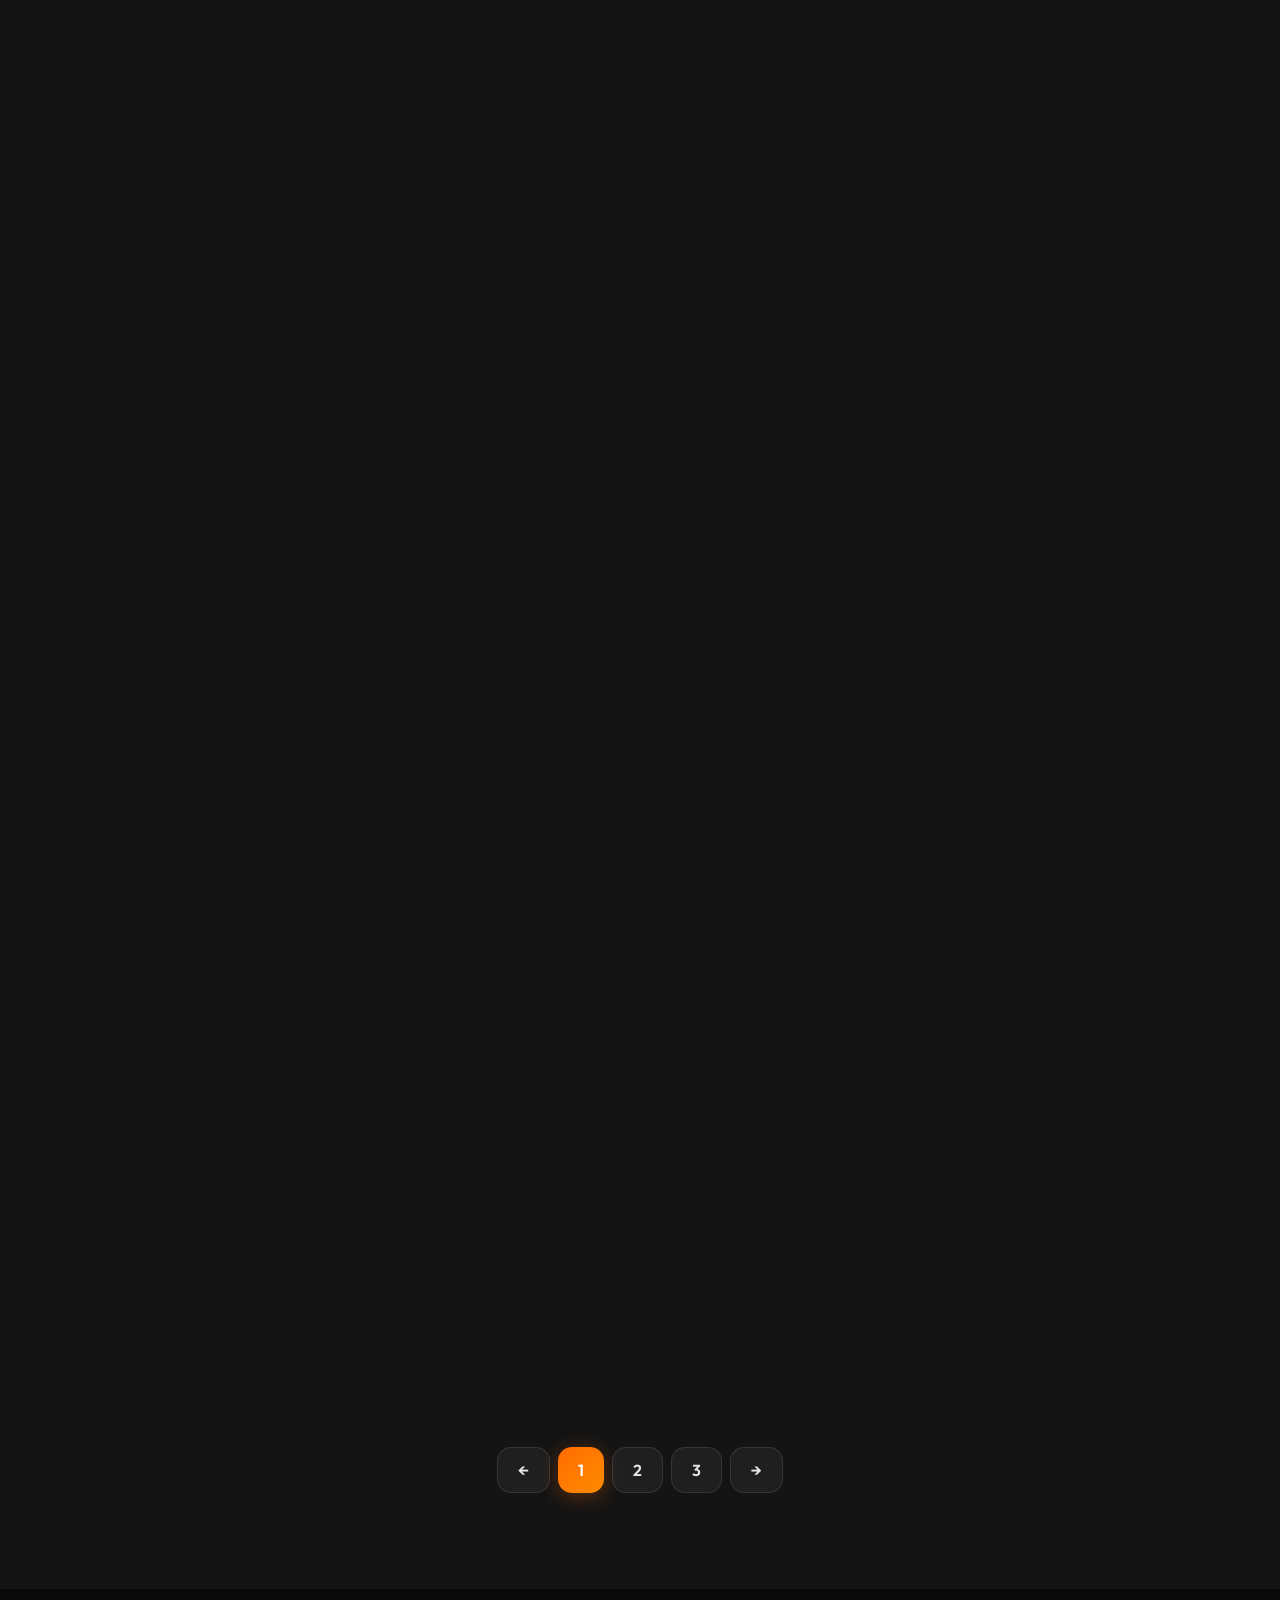
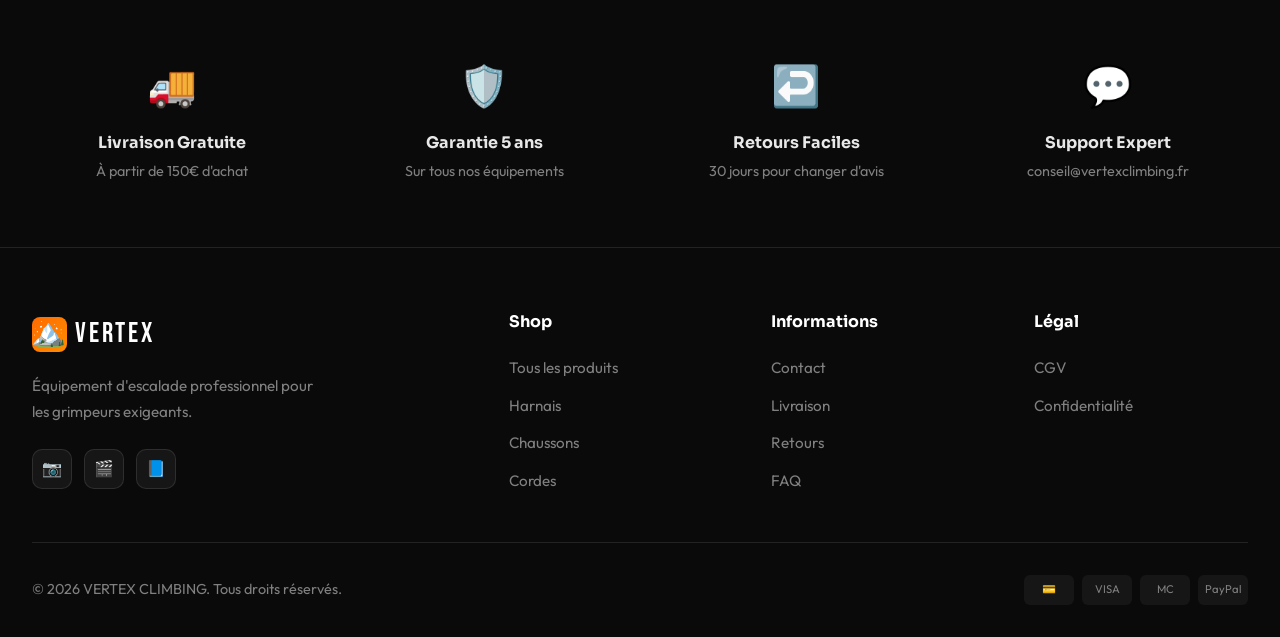
<file: produits.html>
<!DOCTYPE html>
<html lang="fr">
<head>
    <meta charset="UTF-8">
    <meta name="viewport" content="width=device-width, initial-scale=1.0">
    <title>Produits | VERTEX CLIMBING</title>
    <meta name="description" content="Découvrez notre gamme complète d'équipement d'escalade professionnel.">
    <link rel="stylesheet" href="css/style.css">
    <link rel="icon" href="data:image/svg+xml,<svg xmlns='http://www.w3.org/2000/svg' viewBox='0 0 100 100'><text y='.9em' font-size='90'>🧗</text></svg>">
</head>
<body>
    <!-- Header -->
    <header class="header">
        <div class="nav-container">
            <a href="index.html" class="logo">
                <div class="logo-icon">🏔️</div>
                VERTEX<span class="logo-accent">CLIMBING</span>
            </a>

            <nav>
                <ul class="nav-menu">
                    <li><a href="index.html" class="nav-link">Accueil</a></li>
                    <li><a href="produits.html" class="nav-link">Produits</a></li>
                    <li><a href="index.html#philosophy" class="nav-link">Philosophie</a></li>
                    <li><a href="contact.html" class="nav-link">Contact</a></li>
                </ul>
            </nav>

            <div class="nav-actions">
                <a href="login.html" class="icon-btn" title="Connexion">👤</a>
                <a href="panier.html" class="icon-btn" title="Panier">
                    🛒
                    <span class="cart-count">0</span>
                </a>
                <div class="mobile-menu-btn">
                    <span></span>
                    <span></span>
                    <span></span>
                </div>
            </div>
        </div>
    </header>

    <!-- Page Header -->
    <section class="section section-dark" style="padding-top: 120px; padding-bottom: 2rem;">
        <div class="container">
            <div class="section-header">
                <span class="section-subtitle">~ Catalogue Complet ~</span>
                <h1 class="section-title">Nos Produits</h1>
                <p class="section-desc">
                    Équipement de qualité professionnelle pour tous types d'escalade
                </p>
            </div>

            <!-- Category Filter -->
            <div style="display: flex; gap: 1rem; justify-content: center; flex-wrap: wrap; margin-top: 2rem;">
                <button class="btn btn-primary" onclick="filterProducts('all')">Tous</button>
                <button class="btn btn-secondary" onclick="filterProducts('Harnais')">Harnais</button>
                <button class="btn btn-secondary" onclick="filterProducts('Chaussons')">Chaussons</button>
                <button class="btn btn-secondary" onclick="filterProducts('Cordes')">Cordes</button>
                <button class="btn btn-secondary" onclick="filterProducts('Mousquetons')">Mousquetons</button>
                <button class="btn btn-secondary" onclick="filterProducts('Accessoires')">Accessoires</button>
            </div>
        </div>
    </section>

    <!-- Products Section -->
    <section class="section section-dark" style="padding-top: 2rem;">
        <div class="container">
            <div class="products-grid" id="products-container">
                <!-- Products will be rendered by JavaScript -->
            </div>

            <!-- Pagination -->
            <div style="display: flex; justify-content: center; gap: 0.5rem; margin-top: 4rem;">
                <button class="btn btn-secondary" style="padding: 0.75rem 1.25rem;">←</button>
                <button class="btn btn-primary" style="padding: 0.75rem 1.25rem;">1</button>
                <button class="btn btn-secondary" style="padding: 0.75rem 1.25rem;">2</button>
                <button class="btn btn-secondary" style="padding: 0.75rem 1.25rem;">3</button>
                <button class="btn btn-secondary" style="padding: 0.75rem 1.25rem;">→</button>
            </div>
        </div>
    </section>

    <!-- Features Banner -->
    <section style="padding: 4rem 2rem; background: var(--primary-black);">
        <div class="container">
            <div style="display: grid; grid-template-columns: repeat(4, 1fr); gap: 2rem; text-align: center;">
                <div>
                    <div style="font-size: 2.5rem; margin-bottom: 1rem;">🚚</div>
                    <h4 style="font-family: var(--font-heading); margin-bottom: 0.5rem;">Livraison Gratuite</h4>
                    <p style="color: var(--light-gray); font-size: 0.9rem;">À partir de 150€ d'achat</p>
                </div>
                <div>
                    <div style="font-size: 2.5rem; margin-bottom: 1rem;">🛡️</div>
                    <h4 style="font-family: var(--font-heading); margin-bottom: 0.5rem;">Garantie 5 ans</h4>
                    <p style="color: var(--light-gray); font-size: 0.9rem;">Sur tous nos équipements</p>
                </div>
                <div>
                    <div style="font-size: 2.5rem; margin-bottom: 1rem;">↩️</div>
                    <h4 style="font-family: var(--font-heading); margin-bottom: 0.5rem;">Retours Faciles</h4>
                    <p style="color: var(--light-gray); font-size: 0.9rem;">30 jours pour changer d'avis</p>
                </div>
                <div>
                    <div style="font-size: 2.5rem; margin-bottom: 1rem;">💬</div>
                    <h4 style="font-family: var(--font-heading); margin-bottom: 0.5rem;">Support Expert</h4>
                    <p style="color: var(--light-gray); font-size: 0.9rem;">conseil@vertexclimbing.fr</p>
                </div>
            </div>
        </div>
    </section>

    <!-- Footer -->
    <footer class="footer">
        <div class="footer-content">
            <div class="footer-brand">
                <div class="footer-logo">
                    <div class="footer-logo-icon">🏔️</div>
                    VERTEX
                </div>
                <p class="footer-desc">
                    Équipement d'escalade professionnel pour les grimpeurs exigeants.
                </p>
                <div class="footer-social">
                    <a href="#" class="social-link">📷</a>
                    <a href="#" class="social-link">🎬</a>
                    <a href="#" class="social-link">📘</a>
                </div>
            </div>

            <div class="footer-column">
                <h4>Shop</h4>
                <ul class="footer-links">
                    <li><a href="produits.html">Tous les produits</a></li>
                    <li><a href="produits.html">Harnais</a></li>
                    <li><a href="produits.html">Chaussons</a></li>
                    <li><a href="produits.html">Cordes</a></li>
                </ul>
            </div>

            <div class="footer-column">
                <h4>Informations</h4>
                <ul class="footer-links">
                    <li><a href="contact.html">Contact</a></li>
                    <li><a href="#">Livraison</a></li>
                    <li><a href="#">Retours</a></li>
                    <li><a href="#">FAQ</a></li>
                </ul>
            </div>

            <div class="footer-column">
                <h4>Légal</h4>
                <ul class="footer-links">
                    <li><a href="#">CGV</a></li>
                    <li><a href="#">Confidentialité</a></li>
                </ul>
            </div>
        </div>

        <div class="footer-bottom">
            <p class="footer-copyright">© 2026 VERTEX CLIMBING. Tous droits réservés.</p>
            <div class="footer-payments">
                <span class="payment-icon">💳</span>
                <span class="payment-icon">VISA</span>
                <span class="payment-icon">MC</span>
                <span class="payment-icon">PayPal</span>
            </div>
        </div>
    </footer>

    <script src="js/main.js"></script>
    <script>
        // Filter functionality
        function filterProducts(category) {
            const container = document.getElementById('products-container');

            // Update button styles
            document.querySelectorAll('.btn').forEach(btn => {
                btn.classList.remove('btn-primary');
                btn.classList.add('btn-secondary');
            });
            event.target.classList.remove('btn-secondary');
            event.target.classList.add('btn-primary');

            // Filter products
            let filtered = category === 'all' 
                ? products 
                : products.filter(p => p.category === category);

            container.innerHTML = filtered.map(product => `
                <div class="product-card">
                    <div class="product-image">
                        <img src="${product.image}" alt="${product.name}" loading="lazy">
                        ${product.badge ? `<span class="product-badge">${product.badge}</span>` : ''}
                        <div class="product-actions">
                            <button class="product-action-btn" onclick="quickView(${product.id})" title="Aperçu">
                                <span>👁</span>
                            </button>
                            <button class="product-action-btn" onclick="addToWishlist(${product.id})" title="Favoris">
                                <span>♥</span>
                            </button>
                        </div>
                    </div>
                    <div class="product-info">
                        <span class="product-category">${product.category}</span>
                        <h3 class="product-title">${product.name}</h3>
                        <p class="product-desc">${product.description}</p>
                        <div class="product-footer">
                            <span class="product-price">${product.price.toFixed(2)} €</span>
                            <button class="product-btn" onclick="addToCart(${product.id})">
                                Ajouter
                            </button>
                        </div>
                    </div>
                </div>
            `).join('');
        }
    </script>
</body>
</html>
</file>
<file: css/style.css>
/* =======================================
   VERTEX CLIMBING - Main Stylesheet
   Black & White Theme with Orange Accents
   Liquid Glass & Cinematic Effects
   ======================================= */

/* Google Fonts Import */
@import url('https://fonts.googleapis.com/css2?family=Bebas+Neue&family=Outfit:wght@300;400;500;600;700;800&family=Sora:wght@300;400;500;600;700;800&display=swap');

/* CSS Variables */
:root {
    --primary-black: #0a0a0a;
    --secondary-black: #141414;
    --tertiary-black: #1a1a1a;
    --dark-gray: #2a2a2a;
    --medium-gray: #404040;
    --light-gray: #808080;
    --off-white: #e8e8e8;
    --pure-white: #ffffff;

    /* Orange Accent Colors */
    --orange-primary: #ff6b00;
    --orange-bright: #ff8c00;
    --orange-light: #ffa500;
    --orange-glow: #ff6b00;

    /* Glass Effects */
    --glass-bg: rgba(255, 255, 255, 0.05);
    --glass-border: rgba(255, 255, 255, 0.1);
    --glass-highlight: rgba(255, 255, 255, 0.15);

    /* Typography */
    --font-display: 'Bebas Neue', sans-serif;
    --font-heading: 'Sora', sans-serif;
    --font-body: 'Outfit', sans-serif;

    /* Transitions */
    --transition-fast: 0.2s ease;
    --transition-medium: 0.4s ease;
    --transition-slow: 0.6s cubic-bezier(0.4, 0, 0.2, 1);
}

/* Reset & Base */
*, *::before, *::after {
    margin: 0;
    padding: 0;
    box-sizing: border-box;
}

html {
    scroll-behavior: smooth;
}

body {
    font-family: var(--font-body);
    background: var(--primary-black);
    color: var(--off-white);
    line-height: 1.6;
    overflow-x: hidden;
    min-height: 100vh;
}

/* Typography */
h1, h2, h3, h4, h5, h6 {
    font-family: var(--font-heading);
    font-weight: 700;
    line-height: 1.2;
}

.display-font {
    font-family: var(--font-display);
    letter-spacing: 0.05em;
}

a {
    text-decoration: none;
    color: inherit;
    transition: var(--transition-fast);
}

img {
    max-width: 100%;
    height: auto;
    display: block;
}

/* =======================================
   LIQUID GLASS EFFECT
   ======================================= */
.glass-card {
    background: var(--glass-bg);
    backdrop-filter: blur(20px);
    -webkit-backdrop-filter: blur(20px);
    border: 1px solid var(--glass-border);
    border-radius: 24px;
    position: relative;
    overflow: hidden;
}

.glass-card::before {
    content: '';
    position: absolute;
    top: 0;
    left: -100%;
    width: 100%;
    height: 100%;
    background: linear-gradient(
        90deg,
        transparent,
        var(--glass-highlight),
        transparent
    );
    transition: var(--transition-slow);
}

.glass-card:hover::before {
    left: 100%;
}

/* Liquid Animation Keyframes */
@keyframes liquidFlow {
    0%, 100% {
        transform: translate(0, 0) rotate(0deg);
        border-radius: 60% 40% 30% 70% / 60% 30% 70% 40%;
    }
    25% {
        transform: translate(10px, -10px) rotate(5deg);
        border-radius: 30% 60% 70% 40% / 50% 60% 30% 60%;
    }
    50% {
        transform: translate(-5px, 15px) rotate(-3deg);
        border-radius: 70% 30% 40% 60% / 40% 50% 60% 50%;
    }
    75% {
        transform: translate(-15px, -5px) rotate(2deg);
        border-radius: 40% 60% 30% 70% / 60% 40% 70% 30%;
    }
}

@keyframes float {
    0%, 100% {
        transform: translateY(0);
    }
    50% {
        transform: translateY(-20px);
    }
}

@keyframes pulse-glow {
    0%, 100% {
        box-shadow: 0 0 20px rgba(255, 107, 0, 0.3);
    }
    50% {
        box-shadow: 0 0 40px rgba(255, 107, 0, 0.6);
    }
}

@keyframes gradient-shift {
    0% {
        background-position: 0% 50%;
    }
    50% {
        background-position: 100% 50%;
    }
    100% {
        background-position: 0% 50%;
    }
}

/* Liquid Glass Element */
.liquid-glass {
    position: relative;
    background: linear-gradient(
        135deg,
        rgba(255, 255, 255, 0.1) 0%,
        rgba(255, 255, 255, 0.05) 50%,
        rgba(255, 255, 255, 0.1) 100%
    );
    backdrop-filter: blur(30px);
    -webkit-backdrop-filter: blur(30px);
    border: 1px solid rgba(255, 255, 255, 0.15);
    border-radius: 30% 70% 70% 30% / 30% 30% 70% 70%;
    animation: liquidFlow 8s ease-in-out infinite;
}

/* =======================================
   HEADER & NAVIGATION
   ======================================= */
.header {
    position: fixed;
    top: 0;
    left: 0;
    right: 0;
    z-index: 1000;
    padding: 1rem 2rem;
    background: rgba(10, 10, 10, 0.8);
    backdrop-filter: blur(20px);
    -webkit-backdrop-filter: blur(20px);
    border-bottom: 1px solid var(--glass-border);
    transition: var(--transition-medium);
}

.header.scrolled {
    padding: 0.5rem 2rem;
    background: rgba(10, 10, 10, 0.95);
}

.nav-container {
    max-width: 1400px;
    margin: 0 auto;
    display: flex;
    justify-content: space-between;
    align-items: center;
}

.logo {
    font-family: var(--font-display);
    font-size: 2rem;
    color: var(--pure-white);
    letter-spacing: 0.1em;
    display: flex;
    align-items: center;
    gap: 0.5rem;
}

.logo-icon {
    width: 40px;
    height: 40px;
    background: linear-gradient(135deg, var(--orange-primary), var(--orange-bright));
    border-radius: 10px;
    display: flex;
    align-items: center;
    justify-content: center;
}

.logo-accent {
    color: var(--orange-primary);
}

.nav-menu {
    display: flex;
    gap: 2rem;
    list-style: none;
}

.nav-link {
    font-family: var(--font-body);
    font-weight: 500;
    font-size: 0.95rem;
    color: var(--off-white);
    position: relative;
    padding: 0.5rem 0;
}

.nav-link::after {
    content: '';
    position: absolute;
    bottom: 0;
    left: 0;
    width: 0;
    height: 2px;
    background: var(--orange-primary);
    transition: var(--transition-medium);
}

.nav-link:hover {
    color: var(--orange-primary);
}

.nav-link:hover::after {
    width: 100%;
}

.nav-actions {
    display: flex;
    gap: 1rem;
    align-items: center;
}

.icon-btn {
    width: 44px;
    height: 44px;
    border-radius: 12px;
    background: var(--glass-bg);
    border: 1px solid var(--glass-border);
    display: flex;
    align-items: center;
    justify-content: center;
    cursor: pointer;
    transition: var(--transition-fast);
    color: var(--off-white);
    font-size: 1.2rem;
}

.icon-btn:hover {
    background: var(--orange-primary);
    border-color: var(--orange-primary);
    transform: translateY(-2px);
}

.cart-count {
    position: absolute;
    top: -5px;
    right: -5px;
    width: 20px;
    height: 20px;
    background: var(--orange-primary);
    border-radius: 50%;
    font-size: 0.7rem;
    font-weight: 700;
    display: flex;
    align-items: center;
    justify-content: center;
    color: var(--pure-white);
}

/* Mobile Menu */
.mobile-menu-btn {
    display: none;
    flex-direction: column;
    gap: 5px;
    cursor: pointer;
}

.mobile-menu-btn span {
    width: 25px;
    height: 2px;
    background: var(--off-white);
    transition: var(--transition-fast);
}

/* =======================================
   HERO SECTION
   ======================================= */
.hero {
    min-height: 100vh;
    position: relative;
    display: flex;
    align-items: center;
    justify-content: center;
    overflow: hidden;
    padding-top: 80px;
}

.hero-bg {
    position: absolute;
    inset: 0;
    z-index: -2;
}

.hero-bg img {
    width: 100%;
    height: 100%;
    object-fit: cover;
    filter: brightness(0.4) grayscale(100%);
}

.hero-overlay {
    position: absolute;
    inset: 0;
    background: linear-gradient(
        180deg,
        rgba(10, 10, 10, 0.3) 0%,
        rgba(10, 10, 10, 0.7) 50%,
        rgba(10, 10, 10, 0.95) 100%
    );
    z-index: -1;
}

/* Floating Liquid Elements */
.liquid-orb {
    position: absolute;
    border-radius: 50%;
    background: linear-gradient(
        135deg,
        rgba(255, 107, 0, 0.15) 0%,
        rgba(255, 140, 0, 0.05) 100%
    );
    backdrop-filter: blur(40px);
    -webkit-backdrop-filter: blur(40px);
    animation: float 6s ease-in-out infinite;
}

.liquid-orb:nth-child(1) {
    width: 400px;
    height: 400px;
    top: 10%;
    left: 5%;
    animation-delay: 0s;
}

.liquid-orb:nth-child(2) {
    width: 300px;
    height: 300px;
    top: 60%;
    right: 10%;
    animation-delay: -2s;
}

.liquid-orb:nth-child(3) {
    width: 200px;
    height: 200px;
    bottom: 20%;
    left: 30%;
    animation-delay: -4s;
}

.hero-content {
    text-align: center;
    max-width: 900px;
    padding: 2rem;
    position: relative;
    z-index: 1;
}

.hero-badge {
    display: inline-block;
    padding: 0.5rem 1.5rem;
    background: var(--glass-bg);
    border: 1px solid var(--glass-border);
    border-radius: 50px;
    font-size: 0.85rem;
    font-weight: 500;
    color: var(--orange-primary);
    margin-bottom: 1.5rem;
    backdrop-filter: blur(10px);
}

.hero-title {
    font-family: var(--font-display);
    font-size: clamp(3rem, 10vw, 8rem);
    line-height: 0.95;
    margin-bottom: 1.5rem;
    letter-spacing: 0.02em;
}

.hero-title span {
    display: block;
    background: linear-gradient(
        90deg,
        var(--pure-white) 0%,
        var(--off-white) 50%,
        var(--pure-white) 100%
    );
    background-size: 200% auto;
    -webkit-background-clip: text;
    -webkit-text-fill-color: transparent;
    background-clip: text;
    animation: gradient-shift 3s linear infinite;
}

.hero-title .accent {
    background: linear-gradient(
        90deg,
        var(--orange-primary) 0%,
        var(--orange-bright) 50%,
        var(--orange-light) 100%
    );
    -webkit-background-clip: text;
    -webkit-text-fill-color: transparent;
    background-clip: text;
    background-size: 200% auto;
    animation: gradient-shift 2s linear infinite reverse;
}

.hero-subtitle {
    font-size: 1.25rem;
    color: var(--light-gray);
    max-width: 600px;
    margin: 0 auto 2.5rem;
    line-height: 1.7;
}

.hero-buttons {
    display: flex;
    gap: 1rem;
    justify-content: center;
    flex-wrap: wrap;
}

/* =======================================
   BUTTONS
   ======================================= */
.btn {
    display: inline-flex;
    align-items: center;
    gap: 0.75rem;
    padding: 1rem 2rem;
    border-radius: 14px;
    font-family: var(--font-body);
    font-weight: 600;
    font-size: 1rem;
    cursor: pointer;
    transition: var(--transition-medium);
    border: none;
    position: relative;
    overflow: hidden;
}

.btn-primary {
    background: linear-gradient(
        135deg,
        var(--orange-primary) 0%,
        var(--orange-bright) 100%
    );
    color: var(--pure-white);
    box-shadow: 0 4px 20px rgba(255, 107, 0, 0.3);
}

.btn-primary:hover {
    transform: translateY(-3px);
    box-shadow: 0 8px 30px rgba(255, 107, 0, 0.5);
}

.btn-secondary {
    background: var(--glass-bg);
    border: 1px solid var(--glass-border);
    color: var(--off-white);
    backdrop-filter: blur(10px);
}

.btn-secondary:hover {
    background: var(--glass-highlight);
    border-color: var(--orange-primary);
    color: var(--orange-primary);
}

/* =======================================
   PRODUCTS SECTION
   ======================================= */
.section {
    padding: 6rem 2rem;
    position: relative;
}

.section-dark {
    background: var(--secondary-black);
}

.container {
    max-width: 1400px;
    margin: 0 auto;
}

.section-header {
    text-align: center;
    margin-bottom: 4rem;
}

.section-subtitle {
    font-family: var(--font-display);
    font-size: 1rem;
    color: var(--orange-primary);
    letter-spacing: 0.2em;
    text-transform: uppercase;
    margin-bottom: 1rem;
}

.section-title {
    font-family: var(--font-heading);
    font-size: clamp(2rem, 5vw, 3.5rem);
    font-weight: 800;
    margin-bottom: 1rem;
}

.section-desc {
    color: var(--light-gray);
    max-width: 600px;
    margin: 0 auto;
}

/* Product Grid */
.products-grid {
    display: grid;
    grid-template-columns: repeat(auto-fill, minmax(300px, 1fr));
    gap: 2rem;
}

.product-card {
    background: var(--tertiary-black);
    border-radius: 24px;
    overflow: hidden;
    position: relative;
    transition: var(--transition-medium);
    border: 1px solid var(--glass-border);
}

.product-card:hover {
    transform: translateY(-10px);
    border-color: var(--orange-primary);
    box-shadow: 0 20px 60px rgba(0, 0, 0, 0.5);
}

.product-image {
    position: relative;
    height: 280px;
    overflow: hidden;
    background: var(--dark-gray);
}

.product-image img {
    width: 100%;
    height: 100%;
    object-fit: cover;
    transition: var(--transition-medium);
}

.product-card:hover .product-image img {
    transform: scale(1.1);
}

.product-badge {
    position: absolute;
    top: 1rem;
    left: 1rem;
    padding: 0.4rem 1rem;
    background: var(--orange-primary);
    border-radius: 50px;
    font-size: 0.75rem;
    font-weight: 700;
    text-transform: uppercase;
    letter-spacing: 0.05em;
}

.product-actions {
    position: absolute;
    top: 1rem;
    right: 1rem;
    display: flex;
    flex-direction: column;
    gap: 0.5rem;
    opacity: 0;
    transform: translateX(20px);
    transition: var(--transition-medium);
}

.product-card:hover .product-actions {
    opacity: 1;
    transform: translateX(0);
}

.product-action-btn {
    width: 40px;
    height: 40px;
    border-radius: 10px;
    background: var(--glass-bg);
    border: 1px solid var(--glass-border);
    display: flex;
    align-items: center;
    justify-content: center;
    cursor: pointer;
    transition: var(--transition-fast);
    backdrop-filter: blur(10px);
    color: var(--off-white);
}

.product-action-btn:hover {
    background: var(--orange-primary);
    border-color: var(--orange-primary);
}

.product-info {
    padding: 1.5rem;
}

.product-category {
    font-size: 0.8rem;
    color: var(--orange-primary);
    text-transform: uppercase;
    letter-spacing: 0.1em;
    margin-bottom: 0.5rem;
}

.product-title {
    font-family: var(--font-heading);
    font-size: 1.25rem;
    font-weight: 700;
    margin-bottom: 0.5rem;
    color: var(--pure-white);
}

.product-desc {
    font-size: 0.9rem;
    color: var(--light-gray);
    margin-bottom: 1rem;
    line-height: 1.5;
}

.product-footer {
    display: flex;
    justify-content: space-between;
    align-items: center;
}

.product-price {
    font-family: var(--font-heading);
    font-size: 1.5rem;
    font-weight: 800;
    color: var(--orange-primary);
}

.product-btn {
    padding: 0.75rem 1.5rem;
    background: var(--glass-bg);
    border: 1px solid var(--glass-border);
    border-radius: 10px;
    color: var(--off-white);
    font-weight: 600;
    cursor: pointer;
    transition: var(--transition-fast);
}

.product-btn:hover {
    background: var(--orange-primary);
    border-color: var(--orange-primary);
}

/* =======================================
   PHILOSOPHY SECTION
   ======================================= */
.philosophy {
    padding: 8rem 2rem;
    background: var(--primary-black);
    position: relative;
    overflow: hidden;
}

.philosophy-content {
    max-width: 1200px;
    margin: 0 auto;
    display: grid;
    grid-template-columns: 1fr 1fr;
    gap: 4rem;
    align-items: center;
}

.philosophy-text {
    position: relative;
    z-index: 2;
}

.philosophy-label {
    font-family: var(--font-display);
    font-size: 1rem;
    color: var(--orange-primary);
    letter-spacing: 0.2em;
    text-transform: uppercase;
    margin-bottom: 1rem;
}

.philosophy-title {
    font-family: var(--font-heading);
    font-size: clamp(2rem, 4vw, 3rem);
    font-weight: 800;
    margin-bottom: 1.5rem;
    line-height: 1.2;
}

.philosophy-desc {
    color: var(--light-gray);
    font-size: 1.1rem;
    line-height: 1.8;
    margin-bottom: 2rem;
}

.philosophy-features {
    display: grid;
    gap: 1.5rem;
}

.philosophy-feature {
    display: flex;
    gap: 1rem;
    align-items: flex-start;
}

.feature-icon {
    width: 50px;
    height: 50px;
    min-width: 50px;
    background: linear-gradient(135deg, var(--orange-primary), var(--orange-bright));
    border-radius: 12px;
    display: flex;
    align-items: center;
    justify-content: center;
    font-size: 1.25rem;
}

.feature-text h4 {
    font-family: var(--font-heading);
    font-weight: 700;
    margin-bottom: 0.25rem;
}

.feature-text p {
    font-size: 0.9rem;
    color: var(--light-gray);
}

.philosophy-visual {
    position: relative;
    height: 500px;
}

.philosophy-card {
    position: absolute;
    border-radius: 24px;
    overflow: hidden;
    border: 1px solid var(--glass-border);
}

.philosophy-card img {
    width: 100%;
    height: 100%;
    object-fit: cover;
    filter: grayscale(100%) brightness(0.6);
}

.philosophy-card-1 {
    width: 300px;
    height: 400px;
    top: 0;
    left: 0;
    z-index: 3;
}

.philosophy-card-2 {
    width: 250px;
    height: 350px;
    top: 50px;
    right: 0;
    z-index: 2;
}

.philosophy-card-3 {
    width: 200px;
    height: 280px;
    bottom: 0;
    left: 100px;
    z-index: 1;
}

/* =======================================
   CATEGORIES SECTION
   ======================================= */
.categories {
    padding: 6rem 2rem;
    background: var(--secondary-black);
}

.categories-grid {
    display: grid;
    grid-template-columns: repeat(3, 1fr);
    gap: 2rem;
}

.category-card {
    position: relative;
    height: 400px;
    border-radius: 24px;
    overflow: hidden;
    cursor: pointer;
}

.category-card img {
    width: 100%;
    height: 100%;
    object-fit: cover;
    filter: grayscale(100%) brightness(0.4);
    transition: var(--transition-medium);
}

.category-card:hover img {
    transform: scale(1.1);
    filter: grayscale(100%) brightness(0.6);
}

.category-overlay {
    position: absolute;
    inset: 0;
    background: linear-gradient(
        180deg,
        transparent 0%,
        rgba(10, 10, 10, 0.8) 100%
    );
    display: flex;
    flex-direction: column;
    justify-content: flex-end;
    padding: 2rem;
}

.category-icon {
    font-size: 3rem;
    margin-bottom: 1rem;
}

.category-title {
    font-family: var(--font-display);
    font-size: 1.75rem;
    letter-spacing: 0.05em;
    margin-bottom: 0.5rem;
}

.category-count {
    font-size: 0.9rem;
    color: var(--orange-primary);
}

/* =======================================
   FOOTER
   ======================================= */
.footer {
    background: var(--primary-black);
    padding: 4rem 2rem 2rem;
    border-top: 1px solid var(--glass-border);
}

.footer-content {
    max-width: 1400px;
    margin: 0 auto;
    display: grid;
    grid-template-columns: 2fr 1fr 1fr 1fr;
    gap: 3rem;
}

.footer-brand {
    max-width: 300px;
}

.footer-logo {
    font-family: var(--font-display);
    font-size: 1.75rem;
    color: var(--pure-white);
    letter-spacing: 0.1em;
    margin-bottom: 1rem;
    display: flex;
    align-items: center;
    gap: 0.5rem;
}

.footer-logo-icon {
    width: 35px;
    height: 35px;
    background: linear-gradient(135deg, var(--orange-primary), var(--orange-bright));
    border-radius: 8px;
    display: flex;
    align-items: center;
    justify-content: center;
}

.footer-desc {
    color: var(--light-gray);
    font-size: 0.95rem;
    line-height: 1.7;
    margin-bottom: 1.5rem;
}

.footer-social {
    display: flex;
    gap: 0.75rem;
}

.social-link {
    width: 40px;
    height: 40px;
    border-radius: 10px;
    background: var(--glass-bg);
    border: 1px solid var(--glass-border);
    display: flex;
    align-items: center;
    justify-content: center;
    color: var(--off-white);
    transition: var(--transition-fast);
}

.social-link:hover {
    background: var(--orange-primary);
    border-color: var(--orange-primary);
}

.footer-column h4 {
    font-family: var(--font-heading);
    font-weight: 700;
    margin-bottom: 1.5rem;
    color: var(--pure-white);
}

.footer-links {
    list-style: none;
    display: grid;
    gap: 0.75rem;
}

.footer-links a {
    color: var(--light-gray);
    font-size: 0.95rem;
    transition: var(--transition-fast);
}

.footer-links a:hover {
    color: var(--orange-primary);
    padding-left: 5px;
}

.footer-bottom {
    max-width: 1400px;
    margin: 3rem auto 0;
    padding-top: 2rem;
    border-top: 1px solid var(--glass-border);
    display: flex;
    justify-content: space-between;
    align-items: center;
}

.footer-copyright {
    color: var(--light-gray);
    font-size: 0.9rem;
}

.footer-payments {
    display: flex;
    gap: 0.5rem;
}

.payment-icon {
    width: 50px;
    height: 30px;
    background: var(--glass-bg);
    border-radius: 6px;
    display: flex;
    align-items: center;
    justify-content: center;
    font-size: 0.7rem;
    color: var(--light-gray);
}

/* =======================================
   CONTACT PAGE
   ======================================= */
.contact-hero {
    padding-top: 120px;
    padding-bottom: 4rem;
    text-align: center;
    background: var(--secondary-black);
}

.contact-container {
    max-width: 1200px;
    margin: 0 auto;
    padding: 4rem 2rem;
}

.contact-grid {
    display: grid;
    grid-template-columns: 1fr 1.5fr;
    gap: 4rem;
}

.contact-info {
    display: grid;
    gap: 2rem;
}

.contact-card {
    padding: 2rem;
    background: var(--tertiary-black);
    border-radius: 20px;
    border: 1px solid var(--glass-border);
}

.contact-icon {
    width: 60px;
    height: 60px;
    background: linear-gradient(135deg, var(--orange-primary), var(--orange-bright));
    border-radius: 14px;
    display: flex;
    align-items: center;
    justify-content: center;
    font-size: 1.5rem;
    margin-bottom: 1rem;
}

.contact-card h3 {
    font-family: var(--font-heading);
    font-weight: 700;
    margin-bottom: 0.5rem;
}

.contact-card p {
    color: var(--light-gray);
    font-size: 0.95rem;
}

.contact-form-wrapper {
    padding: 3rem;
    background: var(--tertiary-black);
    border-radius: 24px;
    border: 1px solid var(--glass-border);
}

.contact-form h2 {
    font-family: var(--font-heading);
    font-size: 2rem;
    margin-bottom: 2rem;
}

.form-group {
    margin-bottom: 1.5rem;
}

.form-group label {
    display: block;
    font-weight: 500;
    margin-bottom: 0.5rem;
    color: var(--off-white);
}

.form-group input,
.form-group textarea,
.form-group select {
    width: 100%;
    padding: 1rem 1.25rem;
    background: var(--dark-gray);
    border: 1px solid var(--glass-border);
    border-radius: 12px;
    color: var(--off-white);
    font-family: var(--font-body);
    font-size: 1rem;
    transition: var(--transition-fast);
}

.form-group input:focus,
.form-group textarea:focus,
.form-group select:focus {
    outline: none;
    border-color: var(--orange-primary);
    box-shadow: 0 0 0 3px rgba(255, 107, 0, 0.1);
}

.form-group textarea {
    min-height: 150px;
    resize: vertical;
}

/* =======================================
   CART PAGE
   ======================================= */
.cart-hero {
    padding-top: 120px;
    padding-bottom: 4rem;
    text-align: center;
    background: var(--secondary-black);
}

.cart-container {
    max-width: 1200px;
    margin: 0 auto;
    padding: 4rem 2rem;
}

.cart-grid {
    display: grid;
    grid-template-columns: 2fr 1fr;
    gap: 3rem;
}

.cart-items {
    display: grid;
    gap: 1.5rem;
}

.cart-item {
    display: grid;
    grid-template-columns: 120px 1fr auto;
    gap: 1.5rem;
    padding: 1.5rem;
    background: var(--tertiary-black);
    border-radius: 16px;
    border: 1px solid var(--glass-border);
    align-items: center;
}

.cart-item-image {
    width: 120px;
    height: 120px;
    border-radius: 12px;
    overflow: hidden;
}

.cart-item-image img {
    width: 100%;
    height: 100%;
    object-fit: cover;
}

.cart-item-info h3 {
    font-family: var(--font-heading);
    font-weight: 700;
    margin-bottom: 0.5rem;
}

.cart-item-info p {
    color: var(--light-gray);
    font-size: 0.9rem;
}

.cart-item-price {
    font-family: var(--font-heading);
    font-size: 1.5rem;
    font-weight: 800;
    color: var(--orange-primary);
}

.cart-item-qty {
    display: flex;
    align-items: center;
    gap: 0.75rem;
    margin-top: 1rem;
}

.qty-btn {
    width: 36px;
    height: 36px;
    border-radius: 8px;
    background: var(--dark-gray);
    border: 1px solid var(--glass-border);
    color: var(--off-white);
    font-size: 1.25rem;
    cursor: pointer;
    transition: var(--transition-fast);
}

.qty-btn:hover {
    background: var(--orange-primary);
    border-color: var(--orange-primary);
}

.qty-value {
    font-weight: 600;
    min-width: 30px;
    text-align: center;
}

.cart-summary {
    padding: 2rem;
    background: var(--tertiary-black);
    border-radius: 20px;
    border: 1px solid var(--glass-border);
    height: fit-content;
    position: sticky;
    top: 100px;
}

.cart-summary h3 {
    font-family: var(--font-heading);
    font-size: 1.5rem;
    margin-bottom: 1.5rem;
}

.summary-row {
    display: flex;
    justify-content: space-between;
    margin-bottom: 1rem;
    color: var(--light-gray);
}

.summary-row.total {
    font-size: 1.25rem;
    font-weight: 700;
    color: var(--pure-white);
    padding-top: 1rem;
    border-top: 1px solid var(--glass-border);
    margin-top: 1rem;
}

.summary-row.total span:last-child {
    color: var(--orange-primary);
    font-size: 1.75rem;
}

/* =======================================
   LOGIN PAGE
   ======================================= */
.login-hero {
    padding-top: 120px;
    padding-bottom: 4rem;
    display: flex;
    align-items: center;
    justify-content: center;
    min-height: 100vh;
    background: var(--secondary-black);
}

.login-container {
    width: 100%;
    max-width: 450px;
    padding: 2rem;
}

.login-card {
    padding: 3rem;
    background: var(--tertiary-black);
    border-radius: 24px;
    border: 1px solid var(--glass-border);
}

.login-header {
    text-align: center;
    margin-bottom: 2rem;
}

.login-header h1 {
    font-family: var(--font-heading);
    font-size: 2rem;
    margin-bottom: 0.5rem;
}

.login-header p {
    color: var(--light-gray);
}

.login-form .form-group {
    margin-bottom: 1.25rem;
}

.form-row {
    display: flex;
    justify-content: space-between;
    align-items: center;
    margin-bottom: 1.5rem;
}

.remember-me {
    display: flex;
    align-items: center;
    gap: 0.5rem;
}

.remember-me input {
    width: 18px;
    height: 18px;
    accent-color: var(--orange-primary);
}

.forgot-password {
    color: var(--orange-primary);
    font-size: 0.9rem;
}

.forgot-password:hover {
    text-decoration: underline;
}

.login-btn {
    width: 100%;
    padding: 1rem;
    font-size: 1.1rem;
}

.login-divider {
    display: flex;
    align-items: center;
    gap: 1rem;
    margin: 2rem 0;
    color: var(--light-gray);
}

.login-divider::before,
.login-divider::after {
    content: '';
    flex: 1;
    height: 1px;
    background: var(--glass-border);
}

.social-login {
    display: grid;
    gap: 1rem;
}

.social-btn {
    display: flex;
    align-items: center;
    justify-content: center;
    gap: 0.75rem;
    padding: 1rem;
    background: var(--dark-gray);
    border: 1px solid var(--glass-border);
    border-radius: 12px;
    color: var(--off-white);
    font-weight: 500;
    cursor: pointer;
    transition: var(--transition-fast);
}

.social-btn:hover {
    border-color: var(--orange-primary);
}

.login-footer {
    text-align: center;
    margin-top: 2rem;
    color: var(--light-gray);
}

.login-footer a {
    color: var(--orange-primary);
    font-weight: 600;
}

.login-footer a:hover {
    text-decoration: underline;
}

/* =======================================
   RESPONSIVE DESIGN
   ======================================= */
@media (max-width: 1024px) {
    .philosophy-content {
        grid-template-columns: 1fr;
        gap: 3rem;
    }

    .philosophy-visual {
        height: 400px;
    }

    .categories-grid {
        grid-template-columns: repeat(2, 1fr);
    }

    .footer-content {
        grid-template-columns: repeat(2, 1fr);
    }
}

@media (max-width: 768px) {
    .nav-menu {
        display: none;
    }

    .mobile-menu-btn {
        display: flex;
    }

    .hero-title {
        font-size: clamp(2.5rem, 8vw, 4rem);
    }

    .products-grid {
        grid-template-columns: repeat(auto-fill, minmax(250px, 1fr));
    }

    .categories-grid {
        grid-template-columns: 1fr;
    }

    .category-card {
        height: 300px;
    }

    .footer-content {
        grid-template-columns: 1fr;
        text-align: center;
    }

    .footer-brand {
        max-width: 100%;
    }

    .footer-social {
        justify-content: center;
    }

    .footer-bottom {
        flex-direction: column;
        gap: 1rem;
    }

    .contact-grid {
        grid-template-columns: 1fr;
    }

    .cart-grid {
        grid-template-columns: 1fr;
    }

    .cart-item {
        grid-template-columns: 100px 1fr;
    }

    .cart-item-price {
        grid-column: 2;
    }
}

@media (max-width: 480px) {
    .section {
        padding: 4rem 1rem;
    }

    .hero-buttons {
        flex-direction: column;
    }

    .btn {
        width: 100%;
        justify-content: center;
    }

    .philosophy-visual {
        height: 300px;
    }

    .philosophy-card-1 {
        width: 200px;
        height: 250px;
    }

    .philosophy-card-2 {
        width: 160px;
        height: 220px;
        right: 20px;
    }

    .philosophy-card-3 {
        display: none;
    }
}
</file>
